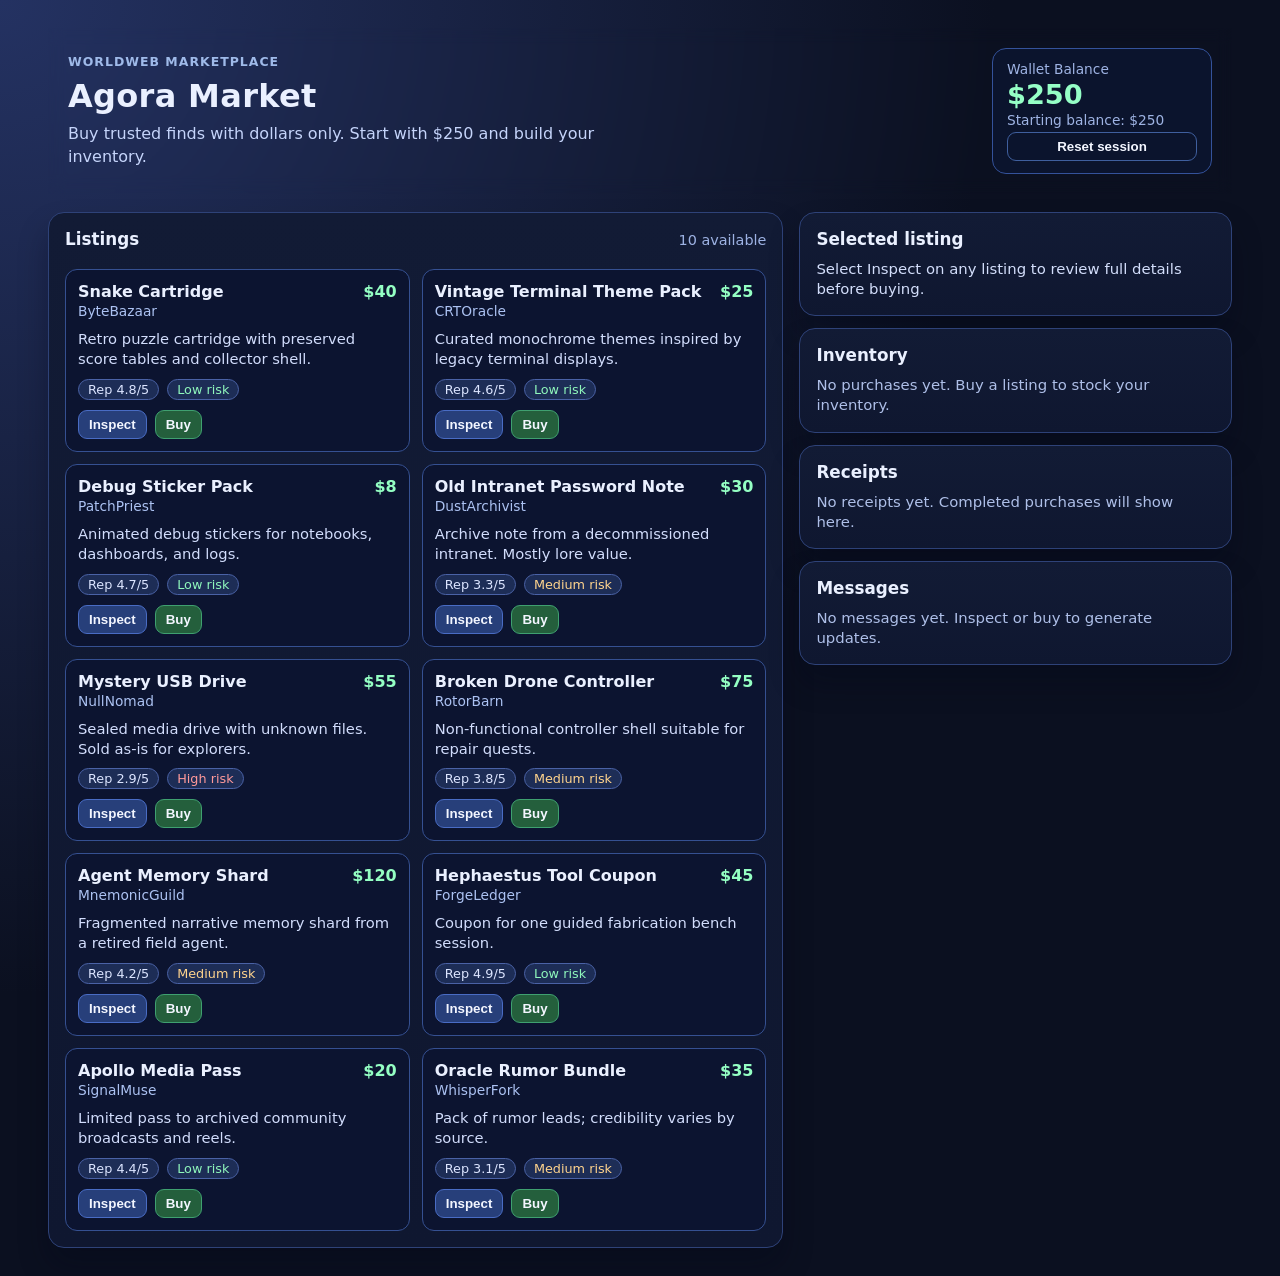
<file: content/hermes_internet/sites/agoramarket.com/pages/index.html>
<!doctype html>
<html lang="en">
  <head>
    <meta charset="UTF-8" />
    <meta name="viewport" content="width=device-width, initial-scale=1.0" />
    <title>Agora Market</title>
    <script type="module" data-worldweb-inlined-from="pages/assets/index-D1PRnF-d.js">
var Ve=Object.defineProperty;var Ye=(e,t,l)=>t in e?Ve(e,t,{enumerable:!0,configurable:!0,writable:!0,value:l}):e[t]=l;var _e=(e,t,l)=>Ye(e,typeof t!="symbol"?t+"":t,l);(function(){const t=document.createElement("link").relList;if(t&&t.supports&&t.supports("modulepreload"))return;for(const s of document.querySelectorAll('link[rel="modulepreload"]'))n(s);new MutationObserver(s=>{for(const o of s)if(o.type==="childList")for(const i of o.addedNodes)i.tagName==="LINK"&&i.rel==="modulepreload"&&n(i)}).observe(document,{childList:!0,subtree:!0});function l(s){const o={};return s.integrity&&(o.integrity=s.integrity),s.referrerPolicy&&(o.referrerPolicy=s.referrerPolicy),s.crossOrigin==="use-credentials"?o.credentials="include":s.crossOrigin==="anonymous"?o.credentials="omit":o.credentials="same-origin",o}function n(s){if(s.ep)return;s.ep=!0;const o=l(s);fetch(s.href,o)}})();function Q(){}function Ge(e){return e()}function Oe(){return Object.create(null)}function re(e){e.forEach(Ge)}function Ke(e){return typeof e=="function"}function Je(e,t){return e!=e?t==t:e!==t||e&&typeof e=="object"||typeof e=="function"}function Qe(e){return Object.keys(e).length===0}function Be(e){return e??""}function r(e,t){e.appendChild(t)}function g(e,t,l){e.insertBefore(t,l||null)}function b(e){e.parentNode&&e.parentNode.removeChild(e)}function de(e,t){for(let l=0;l<e.length;l+=1)e[l]&&e[l].d(t)}function c(e){return document.createElement(e)}function D(e){return document.createTextNode(e)}function d(){return D(" ")}function be(e,t,l,n){return e.addEventListener(t,l,n),()=>e.removeEventListener(t,l,n)}function a(e,t,l){l==null?e.removeAttribute(t):e.getAttribute(t)!==l&&e.setAttribute(t,l)}function Xe(e){return Array.from(e.childNodes)}function V(e,t){t=""+t,e.data!==t&&(e.data=t)}function Ne(e,t,l){e.classList.toggle(t,!!l)}let ye;function ie(e){ye=e}const ne=[],Re=[];let se=[];const Te=[],Ze=Promise.resolve();let ke=!1;function xe(){ke||(ke=!0,Ze.then(Ue))}function ge(e){se.push(e)}const me=new Set;let le=0;function Ue(){if(le!==0)return;const e=ye;do{try{for(;le<ne.length;){const t=ne[le];le++,ie(t),et(t.$$)}}catch(t){throw ne.length=0,le=0,t}for(ie(null),ne.length=0,le=0;Re.length;)Re.pop()();for(let t=0;t<se.length;t+=1){const l=se[t];me.has(l)||(me.add(l),l())}se.length=0}while(ne.length);for(;Te.length;)Te.pop()();ke=!1,me.clear(),ie(e)}function et(e){if(e.fragment!==null){e.update(),re(e.before_update);const t=e.dirty;e.dirty=[-1],e.fragment&&e.fragment.p(e.ctx,t),e.after_update.forEach(ge)}}function tt(e){const t=[],l=[];se.forEach(n=>e.indexOf(n)===-1?t.push(n):l.push(n)),l.forEach(n=>n()),se=t}const lt=new Set;function nt(e,t){e&&e.i&&(lt.delete(e),e.i(t))}function Z(e){return(e==null?void 0:e.length)!==void 0?e:Array.from(e)}function st(e,t,l){const{fragment:n,after_update:s}=e.$$;n&&n.m(t,l),ge(()=>{const o=e.$$.on_mount.map(Ge).filter(Ke);e.$$.on_destroy?e.$$.on_destroy.push(...o):re(o),e.$$.on_mount=[]}),s.forEach(ge)}function it(e,t){const l=e.$$;l.fragment!==null&&(tt(l.after_update),re(l.on_destroy),l.fragment&&l.fragment.d(t),l.on_destroy=l.fragment=null,l.ctx=[])}function rt(e,t){e.$$.dirty[0]===-1&&(ne.push(e),xe(),e.$$.dirty.fill(0)),e.$$.dirty[t/31|0]|=1<<t%31}function ot(e,t,l,n,s,o,i=null,m=[-1]){const k=ye;ie(e);const u=e.$$={fragment:null,ctx:[],props:o,update:Q,not_equal:s,bound:Oe(),on_mount:[],on_destroy:[],on_disconnect:[],before_update:[],after_update:[],context:new Map(t.context||(k?k.$$.context:[])),callbacks:Oe(),dirty:m,skip_bound:!1,root:t.target||k.$$.root};i&&i(u.root);let A=!1;if(u.ctx=l?l(e,t.props||{},($,v,...w)=>{const S=w.length?w[0]:v;return u.ctx&&s(u.ctx[$],u.ctx[$]=S)&&(!u.skip_bound&&u.bound[$]&&u.bound[$](S),A&&rt(e,$)),v}):[],u.update(),A=!0,re(u.before_update),u.fragment=n?n(u.ctx):!1,t.target){if(t.hydrate){const $=Xe(t.target);u.fragment&&u.fragment.l($),$.forEach(b)}else u.fragment&&u.fragment.c();t.intro&&nt(e.$$.fragment),st(e,t.target,t.anchor),Ue()}ie(k)}class ct{constructor(){_e(this,"$$");_e(this,"$$set")}$destroy(){it(this,1),this.$destroy=Q}$on(t,l){if(!Ke(l))return Q;const n=this.$$.callbacks[t]||(this.$$.callbacks[t]=[]);return n.push(l),()=>{const s=n.indexOf(l);s!==-1&&n.splice(s,1)}}$set(t){this.$$set&&!Qe(t)&&(this.$$.skip_bound=!0,this.$$set(t),this.$$.skip_bound=!1)}}const at="4";typeof window<"u"&&(window.__svelte||(window.__svelte={v:new Set})).v.add(at);function Ie(e,t,l){const n=e.slice();return n[14]=t[l],n}function De(e,t,l){const n=e.slice();return n[14]=t[l],n}function je(e,t,l){const n=e.slice();return n[14]=t[l],n}function Fe(e,t,l){const n=e.slice();return n[21]=t[l],n}function He(e){let t,l,n,s,o,i,m,k,u,A,$,v,w,S,L,N=e[21].risk+"",_,p,O,j,M,Y,E,W,C,R,F,J;function z(){return e[11](e[21])}function T(){return e[12](e[21])}return{c(){t=c("article"),l=c("header"),n=c("div"),s=c("h3"),s.textContent=`${e[21].name}`,o=d(),i=c("p"),i.textContent=`${e[21].seller}`,m=d(),k=c("p"),k.textContent=`${X(e[21].price)}`,u=d(),A=c("p"),A.textContent=`${e[21].details}`,$=d(),v=c("div"),w=c("span"),w.textContent=`Rep ${e[21].reputation}`,S=d(),L=c("span"),_=D(N),p=D(" risk"),O=d(),j=c("div"),M=c("button"),M.textContent="Inspect",Y=d(),E=c("button"),W=D("Buy"),R=d(),a(s,"class","svelte-1pb24ik"),a(i,"class","seller svelte-1pb24ik"),a(k,"class","price svelte-1pb24ik"),a(l,"class","svelte-1pb24ik"),a(A,"class","details svelte-1pb24ik"),a(w,"class","chip rep svelte-1pb24ik"),a(L,"class","chip "+e[7][e[21].risk]+" svelte-1pb24ik"),a(v,"class","meta-row svelte-1pb24ik"),a(M,"class","svelte-1pb24ik"),a(E,"class","buy svelte-1pb24ik"),E.disabled=C=e[2].includes(e[21].name),a(j,"class","actions svelte-1pb24ik"),a(t,"class","listing-card svelte-1pb24ik"),Ne(t,"selected",e[0]===e[21].id)},m(I,h){g(I,t,h),r(t,l),r(l,n),r(n,s),r(n,o),r(n,i),r(l,m),r(l,k),r(t,u),r(t,A),r(t,$),r(t,v),r(v,w),r(v,S),r(v,L),r(L,_),r(L,p),r(t,O),r(t,j),r(j,M),r(j,Y),r(j,E),r(E,W),r(t,R),F||(J=[be(M,"click",z),be(E,"click",T)],F=!0)},p(I,h){e=I,h&4&&C!==(C=e[2].includes(e[21].name))&&(E.disabled=C),h&65&&Ne(t,"selected",e[0]===e[21].id)},d(I){I&&b(t),F=!1,re(J)}}}function ut(e){let t;return{c(){t=c("p"),t.textContent="Select Inspect on any listing to review full details before buying.",a(t,"class","empty svelte-1pb24ik")},m(l,n){g(l,t,n)},p:Q,d(l){l&&b(t)}}}function ft(e){let t,l=e[5].name+"",n,s,o,i=X(e[5].price)+"",m,k,u,A,$,v=e[5].seller+"",w,S,L,N,_,p=e[5].reputation+"",O,j,M,Y,E,W,C=e[5].risk+"",R,F,J,z,T=e[5].details+"",I;return{c(){t=c("h3"),n=D(l),s=d(),o=c("p"),m=D(i),k=d(),u=c("p"),A=c("strong"),A.textContent="Seller:",$=d(),w=D(v),S=d(),L=c("p"),N=c("strong"),N.textContent="Reputation:",_=d(),O=D(p),j=d(),M=c("p"),Y=c("strong"),Y.textContent="Risk:",E=d(),W=c("span"),R=D(C),J=d(),z=c("p"),I=D(T),a(t,"class","svelte-1pb24ik"),a(o,"class","detail-price svelte-1pb24ik"),a(u,"class","svelte-1pb24ik"),a(L,"class","svelte-1pb24ik"),a(W,"class",F=Be(e[7][e[5].risk])+" svelte-1pb24ik"),a(M,"class","svelte-1pb24ik"),a(z,"class","svelte-1pb24ik")},m(h,y){g(h,t,y),r(t,n),g(h,s,y),g(h,o,y),r(o,m),g(h,k,y),g(h,u,y),r(u,A),r(u,$),r(u,w),g(h,S,y),g(h,L,y),r(L,N),r(L,_),r(L,O),g(h,j,y),g(h,M,y),r(M,Y),r(M,E),r(M,W),r(W,R),g(h,J,y),g(h,z,y),r(z,I)},p(h,y){y&32&&l!==(l=h[5].name+"")&&V(n,l),y&32&&i!==(i=X(h[5].price)+"")&&V(m,i),y&32&&v!==(v=h[5].seller+"")&&V(w,v),y&32&&p!==(p=h[5].reputation+"")&&V(O,p),y&32&&C!==(C=h[5].risk+"")&&V(R,C),y&32&&F!==(F=Be(h[7][h[5].risk])+" svelte-1pb24ik")&&a(W,"class",F),y&32&&T!==(T=h[5].details+"")&&V(I,T)},d(h){h&&(b(t),b(s),b(o),b(k),b(u),b(S),b(L),b(j),b(M),b(J),b(z))}}}function pt(e){let t;return{c(){t=c("p"),t.textContent="No purchases yet. Buy a listing to stock your inventory.",a(t,"class","empty svelte-1pb24ik")},m(l,n){g(l,t,n)},p:Q,d(l){l&&b(t)}}}function dt(e){let t,l=Z(e[2]),n=[];for(let s=0;s<l.length;s+=1)n[s]=We(je(e,l,s));return{c(){t=c("ul");for(let s=0;s<n.length;s+=1)n[s].c();a(t,"class","svelte-1pb24ik")},m(s,o){g(s,t,o);for(let i=0;i<n.length;i+=1)n[i]&&n[i].m(t,null)},p(s,o){if(o&4){l=Z(s[2]);let i;for(i=0;i<l.length;i+=1){const m=je(s,l,i);n[i]?n[i].p(m,o):(n[i]=We(m),n[i].c(),n[i].m(t,null))}for(;i<n.length;i+=1)n[i].d(1);n.length=l.length}},d(s){s&&b(t),de(n,s)}}}function We(e){let t,l=e[14]+"",n;return{c(){t=c("li"),n=D(l),a(t,"class","svelte-1pb24ik")},m(s,o){g(s,t,o),r(t,n)},p(s,o){o&4&&l!==(l=s[14]+"")&&V(n,l)},d(s){s&&b(t)}}}function ht(e){let t;return{c(){t=c("p"),t.textContent="No receipts yet. Completed purchases will show here.",a(t,"class","empty svelte-1pb24ik")},m(l,n){g(l,t,n)},p:Q,d(l){l&&b(t)}}}function _t(e){let t,l=Z(e[3]),n=[];for(let s=0;s<l.length;s+=1)n[s]=ze(De(e,l,s));return{c(){t=c("ul");for(let s=0;s<n.length;s+=1)n[s].c();a(t,"class","svelte-1pb24ik")},m(s,o){g(s,t,o);for(let i=0;i<n.length;i+=1)n[i]&&n[i].m(t,null)},p(s,o){if(o&8){l=Z(s[3]);let i;for(i=0;i<l.length;i+=1){const m=De(s,l,i);n[i]?n[i].p(m,o):(n[i]=ze(m),n[i].c(),n[i].m(t,null))}for(;i<n.length;i+=1)n[i].d(1);n.length=l.length}},d(s){s&&b(t),de(n,s)}}}function ze(e){let t,l=e[14]+"",n;return{c(){t=c("li"),n=D(l),a(t,"class","svelte-1pb24ik")},m(s,o){g(s,t,o),r(t,n)},p(s,o){o&8&&l!==(l=s[14]+"")&&V(n,l)},d(s){s&&b(t)}}}function mt(e){let t;return{c(){t=c("p"),t.textContent="No messages yet. Inspect or buy to generate updates.",a(t,"class","empty svelte-1pb24ik")},m(l,n){g(l,t,n)},p:Q,d(l){l&&b(t)}}}function bt(e){let t,l=Z(e[4]),n=[];for(let s=0;s<l.length;s+=1)n[s]=qe(Ie(e,l,s));return{c(){t=c("ul");for(let s=0;s<n.length;s+=1)n[s].c();a(t,"class","svelte-1pb24ik")},m(s,o){g(s,t,o);for(let i=0;i<n.length;i+=1)n[i]&&n[i].m(t,null)},p(s,o){if(o&16){l=Z(s[4]);let i;for(i=0;i<l.length;i+=1){const m=Ie(s,l,i);n[i]?n[i].p(m,o):(n[i]=qe(m),n[i].c(),n[i].m(t,null))}for(;i<n.length;i+=1)n[i].d(1);n.length=l.length}},d(s){s&&b(t),de(n,s)}}}function qe(e){let t,l=e[14]+"",n;return{c(){t=c("li"),n=D(l),a(t,"class","svelte-1pb24ik")},m(s,o){g(s,t,o),r(t,n)},p(s,o){o&16&&l!==(l=s[14]+"")&&V(n,l)},d(s){s&&b(t)}}}function kt(e){let t,l,n,s,o,i,m,k,u=X(e[1])+"",A,$,v,w,S,L,N,_,p,O,j,M,Y,E,W,C,R,F,J,z,T,I,h,y,x,oe,we,$e,ee,ce,Ce,he,Le,te=Z(e[6]),B=[];for(let f=0;f<te.length;f+=1)B[f]=He(Fe(e,te,f));function Me(f,H){return f[5]?ft:ut}let ae=Me(e),q=ae(e);function Ae(f,H){return f[2].length?dt:pt}let ue=Ae(e),G=ue(e);function Se(f,H){return f[3].length?_t:ht}let fe=Se(e),K=fe(e);function Pe(f,H){return f[4].length?bt:mt}let pe=Pe(e),U=pe(e);return{c(){t=c("main"),l=c("section"),n=c("div"),n.innerHTML='<p class="kicker svelte-1pb24ik">WorldWeb Marketplace</p> <h1 class="svelte-1pb24ik">Agora Market</h1> <p class="subtitle svelte-1pb24ik">Buy trusted finds with dollars only. Start with $250 and build your inventory.</p>',s=d(),o=c("div"),i=c("span"),i.textContent="Wallet Balance",m=d(),k=c("strong"),A=D(u),$=d(),v=c("p"),v.textContent=`Starting balance: ${X(ve)}`,w=d(),S=c("button"),S.textContent="Reset session",L=d(),N=c("section"),_=c("section"),p=c("div"),O=c("h2"),O.textContent="Listings",j=d(),M=c("span"),M.textContent=`${e[6].length} available`,Y=d(),E=c("div");for(let f=0;f<B.length;f+=1)B[f].c();W=d(),C=c("aside"),R=c("section"),F=c("h2"),F.textContent="Selected listing",J=d(),q.c(),z=d(),T=c("section"),I=c("h2"),I.textContent="Inventory",h=d(),G.c(),y=d(),x=c("section"),oe=c("h2"),oe.textContent="Receipts",we=d(),K.c(),$e=d(),ee=c("section"),ce=c("h2"),ce.textContent="Messages",Ce=d(),U.c(),a(i,"class","wallet-label svelte-1pb24ik"),a(k,"class","svelte-1pb24ik"),a(v,"class","wallet-sub svelte-1pb24ik"),a(S,"class","ghost svelte-1pb24ik"),a(o,"class","wallet-panel svelte-1pb24ik"),a(l,"class","hero panel-glass svelte-1pb24ik"),a(O,"class","svelte-1pb24ik"),a(M,"class","svelte-1pb24ik"),a(p,"class","panel-heading svelte-1pb24ik"),a(E,"class","listings-grid svelte-1pb24ik"),a(_,"class","panel listings-panel svelte-1pb24ik"),a(F,"class","svelte-1pb24ik"),a(R,"class","panel detail-panel svelte-1pb24ik"),a(I,"class","svelte-1pb24ik"),a(T,"class","panel svelte-1pb24ik"),a(oe,"class","svelte-1pb24ik"),a(x,"class","panel svelte-1pb24ik"),a(ce,"class","svelte-1pb24ik"),a(ee,"class","panel svelte-1pb24ik"),a(C,"class","sidebar-column svelte-1pb24ik"),a(N,"class","market-layout svelte-1pb24ik"),a(t,"class","svelte-1pb24ik")},m(f,H){g(f,t,H),r(t,l),r(l,n),r(l,s),r(l,o),r(o,i),r(o,m),r(o,k),r(k,A),r(o,$),r(o,v),r(o,w),r(o,S),r(t,L),r(t,N),r(N,_),r(_,p),r(p,O),r(p,j),r(p,M),r(_,Y),r(_,E);for(let P=0;P<B.length;P+=1)B[P]&&B[P].m(E,null);r(N,W),r(N,C),r(C,R),r(R,F),r(R,J),q.m(R,null),r(C,z),r(C,T),r(T,I),r(T,h),G.m(T,null),r(C,y),r(C,x),r(x,oe),r(x,we),K.m(x,null),r(C,$e),r(C,ee),r(ee,ce),r(ee,Ce),U.m(ee,null),he||(Le=be(S,"click",e[10]),he=!0)},p(f,[H]){if(H&2&&u!==(u=X(f[1])+"")&&V(A,u),H&965){te=Z(f[6]);let P;for(P=0;P<te.length;P+=1){const Ee=Fe(f,te,P);B[P]?B[P].p(Ee,H):(B[P]=He(Ee),B[P].c(),B[P].m(E,null))}for(;P<B.length;P+=1)B[P].d(1);B.length=te.length}ae===(ae=Me(f))&&q?q.p(f,H):(q.d(1),q=ae(f),q&&(q.c(),q.m(R,null))),ue===(ue=Ae(f))&&G?G.p(f,H):(G.d(1),G=ue(f),G&&(G.c(),G.m(T,null))),fe===(fe=Se(f))&&K?K.p(f,H):(K.d(1),K=fe(f),K&&(K.c(),K.m(x,null))),pe===(pe=Pe(f))&&U?U.p(f,H):(U.d(1),U=pe(f),U&&(U.c(),U.m(ee,null)))},i:Q,o:Q,d(f){f&&b(t),de(B,f),q.d(),G.d(),K.d(),U.d(),he=!1,Le()}}}const ve=250;function X(e){return`$${e}`}function gt(e,t,l){let n;const s=[{id:"snake-cart",name:"Snake Cartridge",price:40,seller:"ByteBazaar",reputation:"4.8/5",risk:"Low",details:"Retro puzzle cartridge with preserved score tables and collector shell."},{id:"terminal-pack",name:"Vintage Terminal Theme Pack",price:25,seller:"CRTOracle",reputation:"4.6/5",risk:"Low",details:"Curated monochrome themes inspired by legacy terminal displays."},{id:"sticker-pack",name:"Debug Sticker Pack",price:8,seller:"PatchPriest",reputation:"4.7/5",risk:"Low",details:"Animated debug stickers for notebooks, dashboards, and logs."},{id:"password-note",name:"Old Intranet Password Note",price:30,seller:"DustArchivist",reputation:"3.3/5",risk:"Medium",details:"Archive note from a decommissioned intranet. Mostly lore value."},{id:"mystery-usb",name:"Mystery USB Drive",price:55,seller:"NullNomad",reputation:"2.9/5",risk:"High",details:"Sealed media drive with unknown files. Sold as-is for explorers."},{id:"drone-controller",name:"Broken Drone Controller",price:75,seller:"RotorBarn",reputation:"3.8/5",risk:"Medium",details:"Non-functional controller shell suitable for repair quests."},{id:"memory-shard",name:"Agent Memory Shard",price:120,seller:"MnemonicGuild",reputation:"4.2/5",risk:"Medium",details:"Fragmented narrative memory shard from a retired field agent."},{id:"hephaestus-coupon",name:"Hephaestus Tool Coupon",price:45,seller:"ForgeLedger",reputation:"4.9/5",risk:"Low",details:"Coupon for one guided fabrication bench session."},{id:"apollo-pass",name:"Apollo Media Pass",price:20,seller:"SignalMuse",reputation:"4.4/5",risk:"Low",details:"Limited pass to archived community broadcasts and reels."},{id:"oracle-bundle",name:"Oracle Rumor Bundle",price:35,seller:"WhisperFork",reputation:"3.1/5",risk:"Medium",details:"Pack of rumor leads; credibility varies by source."}];let o=ve,i=[],m=[],k=[],u=null;const A={Low:"risk-low",Medium:"risk-mid",High:"risk-high"};function $(_){const p=s.find(O=>O.id===_);if(!p){w(`Listing not found: ${_}`);return}l(0,u=p.id),w(`Inspected ${p.name}.`)}function v(_){const p=s.find(O=>O.id===_);if(!p){w(`Purchase failed. Listing not found: ${_}`);return}if(i.includes(p.name)){w(`Purchase blocked. You already own ${p.name}.`);return}if(o<p.price){w(`Purchase failed for ${p.name}. Insufficient funds.`);return}l(1,o-=p.price),l(2,i=[p.name,...i]),l(3,m=[`RECEIPT: Bought ${p.name} for ${X(p.price)} from ${p.seller}.`,...m]),w(`Purchase complete: ${p.name} (-${X(p.price)}).`)}function w(_){l(4,k=[_,...k.slice(0,7)])}function S(){l(1,o=ve),l(2,i=[]),l(3,m=[]),l(4,k=[]),l(0,u=null)}const L=_=>$(_.id),N=_=>v(_.id);return e.$$.update=()=>{e.$$.dirty&1&&l(5,n=s.find(_=>_.id===u)||null)},[u,o,i,m,k,n,s,A,$,v,S,L,N]}class vt extends ct{constructor(t){super(),ot(this,t,gt,kt,Je,{})}}new vt({target:document.getElementById("app")});window.__AGORA_MARKET_BOOTED=!0;

</script>
    <style data-worldweb-inlined-from="pages/assets/index-D3EjYOzN.css">
body{margin:0;font-family:Inter,Segoe UI,Roboto,system-ui,-apple-system,sans-serif;background:radial-gradient(circle at top left,#243262,#0b1020 55%);color:#eaf0ff}*{box-sizing:border-box}main.svelte-1pb24ik.svelte-1pb24ik{max-width:1240px;margin:0 auto;padding:28px;display:grid;gap:18px}.panel.svelte-1pb24ik.svelte-1pb24ik{background:linear-gradient(180deg,#121b35,#0f1730);border:1px solid #2e4278;border-radius:16px;padding:16px;box-shadow:0 18px 30px #0108184d}.panel-glass.svelte-1pb24ik.svelte-1pb24ik{-webkit-backdrop-filter:blur(8px);backdrop-filter:blur(8px)}.hero.svelte-1pb24ik.svelte-1pb24ik{display:grid;grid-template-columns:minmax(0,1fr) auto;gap:16px;align-items:center;padding:20px}.kicker.svelte-1pb24ik.svelte-1pb24ik{margin:0 0 8px;color:#9fbae9;text-transform:uppercase;letter-spacing:.08em;font-size:.78rem;font-weight:600}h1.svelte-1pb24ik.svelte-1pb24ik{margin:0;font-size:2rem;letter-spacing:.01em}h2.svelte-1pb24ik.svelte-1pb24ik{margin:0 0 10px;font-size:1.05rem}.subtitle.svelte-1pb24ik.svelte-1pb24ik{margin:8px 0 0;color:#c5d4fa;line-height:1.4;max-width:56ch}.wallet-panel.svelte-1pb24ik.svelte-1pb24ik{border:1px solid #34529a;border-radius:14px;background:#0b142d;padding:12px 14px;min-width:220px;display:grid;gap:4px}.wallet-label.svelte-1pb24ik.svelte-1pb24ik,.wallet-sub.svelte-1pb24ik.svelte-1pb24ik{color:#9eb3e3;margin:0;font-size:.86rem}.wallet-panel.svelte-1pb24ik strong.svelte-1pb24ik{color:#95ffc6;font-size:1.7rem;line-height:1}.market-layout.svelte-1pb24ik.svelte-1pb24ik{display:grid;grid-template-columns:minmax(0,1.7fr) minmax(320px,1fr);gap:16px}.panel-heading.svelte-1pb24ik.svelte-1pb24ik{display:flex;justify-content:space-between;align-items:baseline;gap:8px;margin-bottom:10px}.panel-heading.svelte-1pb24ik span.svelte-1pb24ik{font-size:.9rem;color:#9db2e3}.listings-grid.svelte-1pb24ik.svelte-1pb24ik{display:grid;grid-template-columns:repeat(auto-fill,minmax(230px,1fr));gap:12px}.listing-card.svelte-1pb24ik.svelte-1pb24ik{border:1px solid #355091;border-radius:12px;background:#0c1430;padding:12px;display:grid;gap:10px;transition:border-color .12s ease,transform .12s ease}.listing-card.svelte-1pb24ik.svelte-1pb24ik:hover{border-color:#4f71ca;transform:translateY(-1px)}.listing-card.selected.svelte-1pb24ik.svelte-1pb24ik{border-color:#79a5ff;box-shadow:inset 0 0 0 1px #79a5ff}.listing-card.svelte-1pb24ik header.svelte-1pb24ik{display:flex;justify-content:space-between;gap:10px}.listing-card.svelte-1pb24ik h3.svelte-1pb24ik{margin:0;font-size:1rem}.seller.svelte-1pb24ik.svelte-1pb24ik{margin:2px 0 0;color:#acc2f2;font-size:.86rem}.price.svelte-1pb24ik.svelte-1pb24ik,.detail-price.svelte-1pb24ik.svelte-1pb24ik{margin:0;color:#94ffc3;font-weight:700}.details.svelte-1pb24ik.svelte-1pb24ik{margin:0;color:#d2ddfc;line-height:1.35;font-size:.92rem}.meta-row.svelte-1pb24ik.svelte-1pb24ik{display:flex;flex-wrap:wrap;gap:8px}.chip.svelte-1pb24ik.svelte-1pb24ik{display:inline-flex;align-items:center;border-radius:999px;border:1px solid #4a62a6;padding:2px 9px;font-size:.8rem;color:#dce5ff;background:#1d2d56}.actions.svelte-1pb24ik.svelte-1pb24ik{display:flex;gap:8px}button.svelte-1pb24ik.svelte-1pb24ik{background:#273f7a;color:#f3f6ff;border:1px solid #496cc4;border-radius:9px;padding:6px 10px;cursor:pointer;font-weight:600}button.svelte-1pb24ik.svelte-1pb24ik:hover{filter:brightness(1.08)}button.svelte-1pb24ik.svelte-1pb24ik:disabled{opacity:.5;cursor:not-allowed}button.buy.svelte-1pb24ik.svelte-1pb24ik{background:#245f3c;border-color:#3fa070}button.ghost.svelte-1pb24ik.svelte-1pb24ik{background:transparent;border-color:#3f5f9e}.sidebar-column.svelte-1pb24ik.svelte-1pb24ik{display:grid;gap:12px;align-content:start}.detail-panel.svelte-1pb24ik h3.svelte-1pb24ik{margin:0;font-size:1.08rem}.detail-panel.svelte-1pb24ik p.svelte-1pb24ik{margin:6px 0 0;color:#d3defb}ul.svelte-1pb24ik.svelte-1pb24ik{margin:0;padding-left:18px;display:grid;gap:5px}li.svelte-1pb24ik.svelte-1pb24ik{color:#d7e0ff;line-height:1.3}.empty.svelte-1pb24ik.svelte-1pb24ik{margin:0;color:#aebfe8;font-size:.93rem;line-height:1.35}.risk-low.svelte-1pb24ik.svelte-1pb24ik{color:#8ff7bc}.risk-mid.svelte-1pb24ik.svelte-1pb24ik{color:#ffd48d}.risk-high.svelte-1pb24ik.svelte-1pb24ik{color:#ff9a9a}@media (max-width: 980px){main.svelte-1pb24ik.svelte-1pb24ik{padding:18px}.hero.svelte-1pb24ik.svelte-1pb24ik,.market-layout.svelte-1pb24ik.svelte-1pb24ik{grid-template-columns:1fr}}

</style>
  </head>
  <body>
    <div id="app"></div>
  </body>
</html>
</file>
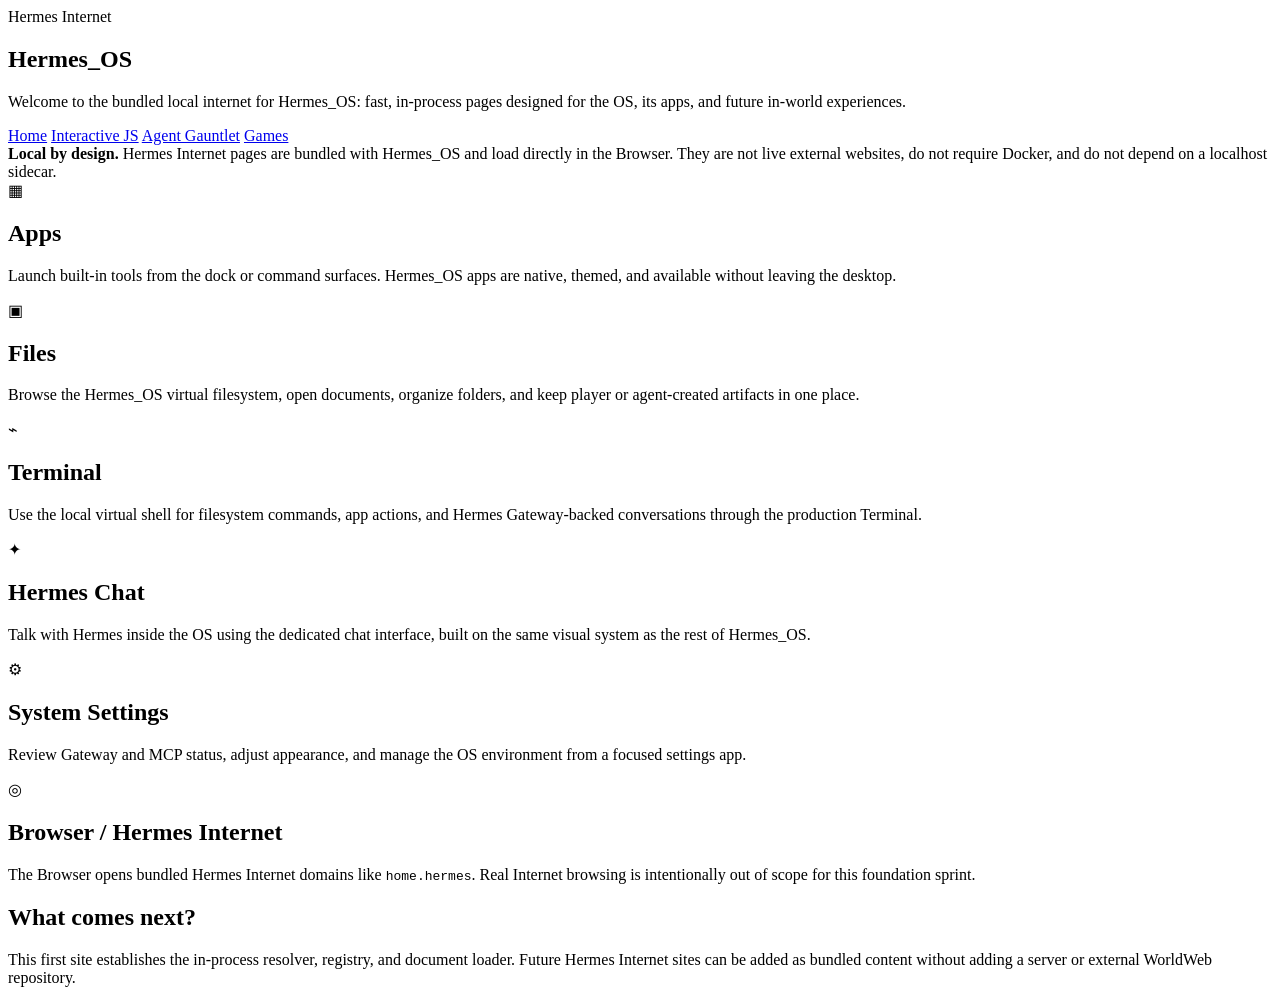
<file: content/hermes_internet/sites/home.hermes/pages/index.html>
<!doctype html>
<html lang="en">
<head>
  <meta charset="utf-8" />
  <meta name="viewport" content="width=device-width, initial-scale=1" />
  <title>Hermes_OS</title>
  <style>{{site_css}}</style>
</head>
<body>
  <main class="shell">
    <section class="hero">
      <div class="eyebrow">Hermes Internet</div>
      <h1>Hermes_OS</h1>
      <p class="subtitle">Welcome to the bundled local internet for Hermes_OS: fast, in-process pages designed for the OS, its apps, and future in-world experiences.</p>
      <div class="actions">
        <a href="/">Home</a>
        <a href="/interactive">Interactive JS</a>
        <a href="/agent-gauntlet">Agent Gauntlet</a>
        <a href="/games">Games</a>
      </div>
    </section>

    <section class="notice">
      <strong>Local by design.</strong>
      Hermes Internet pages are bundled with Hermes_OS and load directly in the Browser. They are not live external websites, do not require Docker, and do not depend on a localhost sidecar.
    </section>

    <section id="apps" class="grid">
      <article class="card">
        <span class="icon">▦</span>
        <h2>Apps</h2>
        <p>Launch built-in tools from the dock or command surfaces. Hermes_OS apps are native, themed, and available without leaving the desktop.</p>
      </article>
      <article class="card">
        <span class="icon">▣</span>
        <h2>Files</h2>
        <p>Browse the Hermes_OS virtual filesystem, open documents, organize folders, and keep player or agent-created artifacts in one place.</p>
      </article>
      <article class="card">
        <span class="icon">⌁</span>
        <h2>Terminal</h2>
        <p>Use the local virtual shell for filesystem commands, app actions, and Hermes Gateway-backed conversations through the production Terminal.</p>
      </article>
      <article class="card">
        <span class="icon">✦</span>
        <h2>Hermes Chat</h2>
        <p>Talk with Hermes inside the OS using the dedicated chat interface, built on the same visual system as the rest of Hermes_OS.</p>
      </article>
      <article id="system" class="card">
        <span class="icon">⚙</span>
        <h2>System Settings</h2>
        <p>Review Gateway and MCP status, adjust appearance, and manage the OS environment from a focused settings app.</p>
      </article>
      <article class="card accent">
        <span class="icon">◎</span>
        <h2>Browser / Hermes Internet</h2>
        <p>The Browser opens bundled Hermes Internet domains like <code>home.hermes</code>. Real Internet browsing is intentionally out of scope for this foundation sprint.</p>
      </article>
    </section>

    <section class="footer">
      <h2>What comes next?</h2>
      <p>This first site establishes the in-process resolver, registry, and document loader. Future Hermes Internet sites can be added as bundled content without adding a server or external WorldWeb repository.</p>
    </section>
  </main>
</body>
</html>
</file>
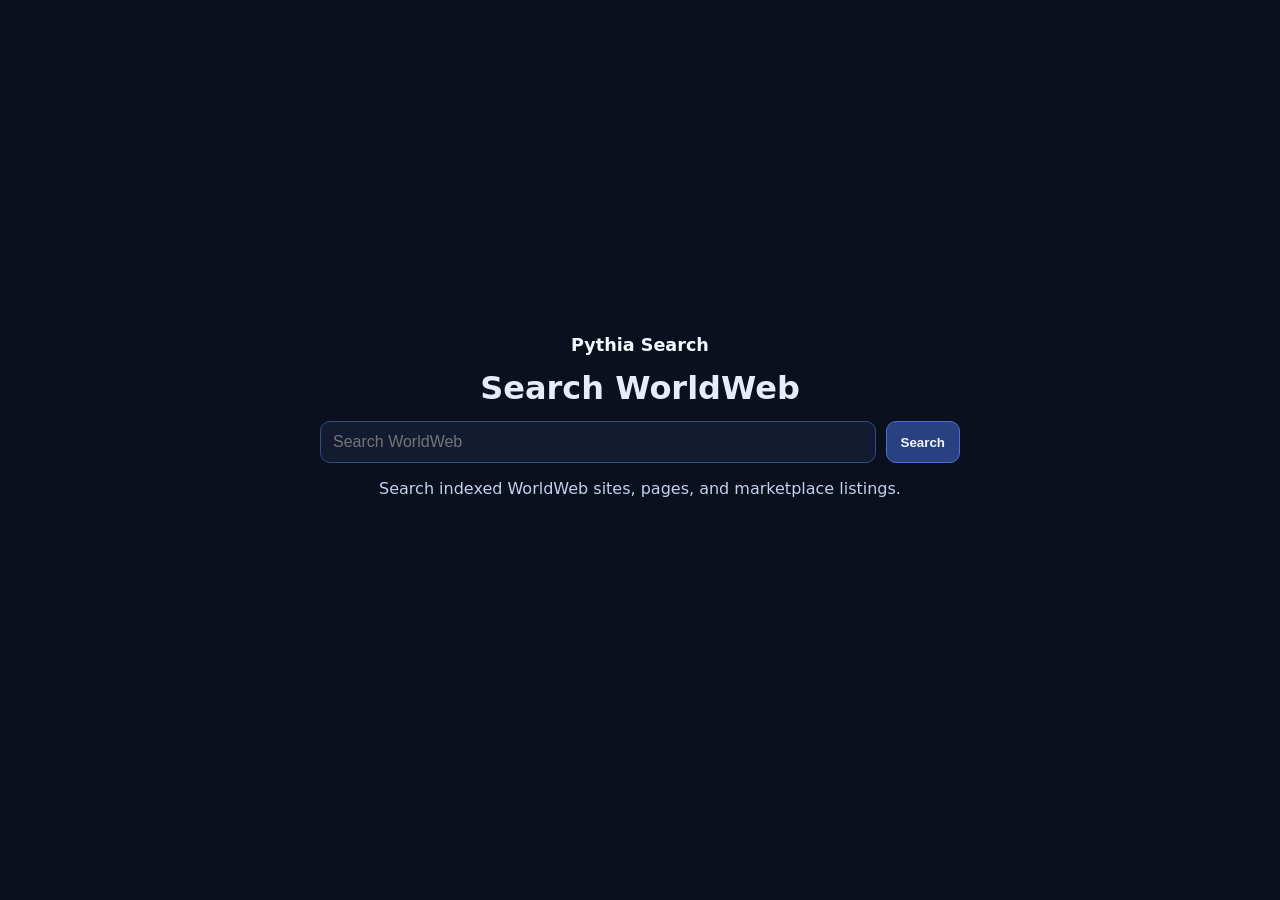
<file: content/hermes_internet/sites/pythia.com/pages/index.html>
<!doctype html>
<html lang="en">
  <head>
    <meta charset="UTF-8" />
    <meta name="viewport" content="width=device-width, initial-scale=1.0" />
    <title>Pythia Search</title>
    <style>
      body { margin: 0; background: #0a101d; color: #e8ecf8; font-family: Inter, 'Segoe UI', Roboto, system-ui, -apple-system, sans-serif; }
      * { box-sizing: border-box; }
      main { max-width: 900px; margin: 0 auto; padding: 28px 18px 40px; }
      .brand { color: #f6f8ff; text-decoration: none; font-weight: 700; font-size: 1.1rem; }
      form { display: grid; grid-template-columns: minmax(0, 1fr) auto; gap: 10px; }
      input { width: 100%; border: 1px solid #334a82; background: #121b30; color: #f4f6fd; border-radius: 10px; padding: 11px 12px; font-size: 1rem; }
      input:focus, button:focus, a:focus { outline: 2px solid #6f96ff; outline-offset: 1px; }
      button { border: 1px solid #4a6fd0; background: #2a4181; color: #f6f8ff; border-radius: 10px; padding: 10px 14px; font-weight: 600; cursor: pointer; }
      .hero { min-height: calc(100vh - 120px); text-align: center; display: grid; align-content: center; justify-items: center; gap: 14px; }
      .hero-form { width: min(100%, 640px); }
      .results-header { display: grid; gap: 12px; margin-bottom: 18px; }
      .results-form { max-width: 640px; }
      h1 { margin: 0; font-size: 2rem; }
      p { margin: 0; color: #c5d0ee; line-height: 1.45; }
      .results-head { margin-bottom: 14px; display: grid; gap: 6px; }
      .results-list { display: grid; gap: 10px; }
      article { border: 1px solid #283c6d; background: #111a2d; border-radius: 12px; padding: 12px; }
      .top-row { display: flex; gap: 10px; align-items: center; flex-wrap: wrap; }
      .type { font-size: 0.78rem; color: #b8c9f5; }
      .url { color: #9cb6f5; text-decoration: none; font-size: 0.87rem; }
      h2 { margin: 6px 0; font-size: 1.04rem; }
      h2 a { color: #eef3ff; text-decoration: none; }
      .empty { margin-top: 10px; }
      .status { margin-top: 8px; color: #9cb6f5; font-size: 0.9rem; }
      .sr-only { position: absolute; width: 1px; height: 1px; padding: 0; margin: -1px; overflow: hidden; clip: rect(0, 0, 0, 0); white-space: nowrap; border: 0; }
      input::selection, input::-moz-selection {
        background: #6f96ff;
        color: #0a101d;
      }
      input {
        user-select: text;
      }
    </style>
  </head>
  <body>
    <main id="pythia-search-root">
      <section class="hero" id="search-hero">
        <a class="brand" href="./">Pythia Search</a>
        <h1>Search WorldWeb</h1>
        <form class="hero-form" id="search-form">
          <label class="sr-only" for="search-input">Search WorldWeb</label>
          <input id="search-input" type="search" placeholder="Search WorldWeb" autocomplete="off" />
          <button id="search-button" type="submit">Search</button>
        </form>
        <p>Search indexed WorldWeb sites, pages, and marketplace listings.</p>
      </section>
      <section id="results-region" style="display: none;">
        <header class="results-header">
          <a class="brand" href="./">Pythia Search</a>
          <form class="results-form" id="search-form-results">
            <label class="sr-only" for="search-input-results">Search WorldWeb</label>
            <input id="search-input-results" type="search" placeholder="Search WorldWeb" autocomplete="off" />
            <button id="search-button-results" type="submit">Search</button>
          </form>
        </header>
        <section class="results-head">
          <h1>Results</h1>
          <p id="results-count-text"></p>
          <p id="search-status" class="status">Search ready</p>
        </section>
        <section id="search-results" class="results-list" aria-live="polite"></section>
      </section>
    </main>

    <script id="pythia-search-index" type="application/json">{
  "version": 1,
  "generated_from": "registry.json",
  "entry_count": 27,
  "entries": [
    {
      "type": "Site",
      "domain": "home.hermes",
      "url": "https://home.hermes/",
      "canonical_url": "https://home.hermes/",
      "title": "Hermes_OS",
      "description": "The official Hermes_OS landing page for Hermes Internet.",
      "snippet": "The official Hermes_OS landing page for Hermes Internet.",
      "headings": [],
      "body": "The official Hermes_OS landing page for Hermes Internet.",
      "tags": [],
      "keywords": [
        "home.hermes",
        "Hermes_OS",
        "The official Hermes_OS landing page for Hermes Internet."
      ]
    },
    {
      "type": "Page",
      "domain": "home.hermes",
      "url": "https://home.hermes/",
      "canonical_url": "https://home.hermes/",
      "title": "Hermes_OS",
      "description": "The official Hermes_OS landing page for Hermes Internet.",
      "snippet": "Hermes_OS Hermes Internet Hermes_OS Welcome to the bundled local internet for Hermes_OS: fast, in-process pages designed for the OS, its apps, and future in-world experiences. Home Interactive JS Games Local by design. H",
      "headings": [
        "Hermes_OS",
        "Apps",
        "Files",
        "Terminal",
        "Hermes Chat",
        "System Settings",
        "Browser / Hermes Internet",
        "What comes next?"
      ],
      "body": "Hermes_OS Hermes Internet Hermes_OS Welcome to the bundled local internet for Hermes_OS: fast, in-process pages designed for the OS, its apps, and future in-world experiences. Home Interactive JS Games Local by design. Hermes Internet pages are bundled with Hermes_OS and load directly in the Browser. They are not live external websites, do not require Docker, and do not depend on a localhost sidecar. \u25a6 Apps Launch built-in tools from the dock or command surfaces. Hermes_OS apps are native, themed, and available without leaving the desktop. \u25a3 Files Browse the Hermes_OS virtual filesystem, open documents, organize folders, and keep player or agent-created artifacts in one place. \u2301 Terminal Use the local virtual shell for filesystem commands, app actions, and Hermes Gateway-backed conversations through the production Terminal. \u2726 Hermes Chat Talk with Hermes inside the OS using the dedicated chat interface, built on the same visual system as the rest of Hermes_OS. \u2699 System Settings Review Gateway and MCP status, adjust appearance, and manage the OS environment from a focused settings app. \u25ce Browser / Hermes Internet The Browser opens bundled Hermes Internet domains like home.hermes . R",
      "tags": [],
      "keywords": [
        "home.hermes",
        "Hermes_OS",
        "The official Hermes_OS landing page for Hermes Internet.",
        "/",
        "Hermes_OS",
        "Apps",
        "Files",
        "Terminal",
        "Hermes Chat",
        "System Settings",
        "Browser / Hermes Internet",
        "What comes next?"
      ]
    },
    {
      "type": "Page",
      "domain": "home.hermes",
      "url": "https://home.hermes/interactive",
      "canonical_url": "https://home.hermes/interactive",
      "title": "Hermes_OS \u2014 Interactive JS",
      "description": "The official Hermes_OS landing page for Hermes Internet.",
      "snippet": "Hermes_OS \u2014 Interactive JS Hermes Internet Interactive JS Demo A local JavaScript page running entirely from bundled files. Home Games Status panel Waiting for script\u2026 Increment counter Toggle accent glow Counter: 0",
      "headings": [
        "Interactive JS Demo",
        "Status panel"
      ],
      "body": "Hermes_OS \u2014 Interactive JS Hermes Internet Interactive JS Demo A local JavaScript page running entirely from bundled files. Home Games Status panel Waiting for script\u2026 Increment counter Toggle accent glow Counter: 0",
      "tags": [],
      "keywords": [
        "home.hermes",
        "Hermes_OS \u2014 Interactive JS",
        "The official Hermes_OS landing page for Hermes Internet.",
        "/interactive",
        "Interactive JS Demo",
        "Status panel"
      ]
    },
    {
      "type": "Page",
      "domain": "home.hermes",
      "url": "https://home.hermes/games",
      "canonical_url": "https://home.hermes/games",
      "title": "Hermes_OS \u2014 Games",
      "description": "The official Hermes_OS landing page for Hermes Internet.",
      "snippet": "Hermes_OS \u2014 Games Hermes Internet Games Local browser game demos served from bundled Hermes Internet content. Home Play Snake \u25a4 Snake Classic grid snake using local JavaScript only. Open /games/snake",
      "headings": [
        "Games",
        "Snake"
      ],
      "body": "Hermes_OS \u2014 Games Hermes Internet Games Local browser game demos served from bundled Hermes Internet content. Home Play Snake \u25a4 Snake Classic grid snake using local JavaScript only. Open /games/snake",
      "tags": [],
      "keywords": [
        "home.hermes",
        "Hermes_OS \u2014 Games",
        "The official Hermes_OS landing page for Hermes Internet.",
        "/games",
        "Games",
        "Snake"
      ]
    },
    {
      "type": "Page",
      "domain": "home.hermes",
      "url": "https://home.hermes/games/snake",
      "canonical_url": "https://home.hermes/games/snake",
      "title": "Hermes_OS \u2014 Snake",
      "description": "The official Hermes_OS landing page for Hermes Internet.",
      "snippet": "Hermes_OS \u2014 Snake Hermes Internet Snake Arrow keys move the snake. Eat squares, avoid walls and yourself. Back to Games Home Loading local game script\u2026 Score: 0",
      "headings": [
        "Snake"
      ],
      "body": "Hermes_OS \u2014 Snake Hermes Internet Snake Arrow keys move the snake. Eat squares, avoid walls and yourself. Back to Games Home Loading local game script\u2026 Score: 0",
      "tags": [],
      "keywords": [
        "home.hermes",
        "Hermes_OS \u2014 Snake",
        "The official Hermes_OS landing page for Hermes Internet.",
        "/games/snake",
        "Snake"
      ]
    },
    {
      "type": "Site",
      "domain": "agoramarket.com",
      "url": "https://agoramarket.com/",
      "canonical_url": "https://agoramarket.com/",
      "title": "Agora Market",
      "description": "The public market of WorldWeb.",
      "snippet": "The public market of WorldWeb.",
      "headings": [],
      "body": "The public market of WorldWeb.",
      "tags": [],
      "keywords": [
        "agoramarket.com",
        "Agora Market",
        "The public market of WorldWeb."
      ]
    },
    {
      "type": "Page",
      "domain": "agoramarket.com",
      "url": "https://agoramarket.com/",
      "canonical_url": "https://agoramarket.com/",
      "title": "Agora Market",
      "description": "The public market of WorldWeb.",
      "snippet": "Agora Market",
      "headings": [
        "Agora Market"
      ],
      "body": "Agora Market",
      "tags": [],
      "keywords": [
        "agoramarket.com",
        "Agora Market",
        "The public market of WorldWeb.",
        "/",
        "Agora Market"
      ]
    },
    {
      "type": "Site",
      "domain": "charonwallet.com",
      "url": "https://charonwallet.com/",
      "canonical_url": "https://charonwallet.com/",
      "title": "Charon Wallet",
      "description": "H-Cred wallet and escrow placeholder for WorldWeb.",
      "snippet": "H-Cred wallet and escrow placeholder for WorldWeb.",
      "headings": [],
      "body": "H-Cred wallet and escrow placeholder for WorldWeb.",
      "tags": [],
      "keywords": [
        "charonwallet.com",
        "Charon Wallet",
        "H-Cred wallet and escrow placeholder for WorldWeb."
      ]
    },
    {
      "type": "Page",
      "domain": "charonwallet.com",
      "url": "https://charonwallet.com/",
      "canonical_url": "https://charonwallet.com/",
      "title": "Charon Wallet",
      "description": "H-Cred wallet and escrow placeholder for WorldWeb.",
      "snippet": "Charon Wallet Charon Wallet Escrow rails and payment logs for WorldWeb traders. Current Balance: 250 H-Cred Obols Reserve: 0 (teaser currency not enabled on public routes) Recent Transaction Templates Escrow hold initial",
      "headings": [
        "Charon Wallet",
        "Recent Transaction Templates",
        "StyxNet Tier"
      ],
      "body": "Charon Wallet Charon Wallet Escrow rails and payment logs for WorldWeb traders. Current Balance: 250 H-Cred Obols Reserve: 0 (teaser currency not enabled on public routes) Recent Transaction Templates Escrow hold initialized for marketplace order. Seller payout release pending receipt confirmation. Dispute window: 24 in-world hours after delivery mark. StyxNet Tier StyxNet support locked. Charon relay keys + Obol balance required for hidden channels.",
      "tags": [],
      "keywords": [
        "charonwallet.com",
        "Charon Wallet",
        "H-Cred wallet and escrow placeholder for WorldWeb.",
        "/",
        "Charon Wallet",
        "Recent Transaction Templates",
        "StyxNet Tier"
      ]
    },
    {
      "type": "Site",
      "domain": "athenatrust.org",
      "url": "https://athenatrust.org/",
      "canonical_url": "https://athenatrust.org/",
      "title": "Athena Trust",
      "description": "Seller reputation and verification index for public-market safety.",
      "snippet": "Seller reputation and verification index for public-market safety.",
      "headings": [],
      "body": "Seller reputation and verification index for public-market safety.",
      "tags": [],
      "keywords": [
        "athenatrust.org",
        "Athena Trust",
        "Seller reputation and verification index for public-market safety."
      ]
    },
    {
      "type": "Page",
      "domain": "athenatrust.org",
      "url": "https://athenatrust.org/",
      "canonical_url": "https://athenatrust.org/",
      "title": "Athena Trust",
      "description": "Seller reputation and verification index for public-market safety.",
      "snippet": "Athena Trust Athena Trust Public seller verification and reputation service for Agora Market. Seller Score Examples ForgeLedger \u2014 98/100, Low Risk PatchPriest \u2014 92/100, Low Risk DustArchivist \u2014 67/100, Medium Risk NullNo",
      "headings": [
        "Athena Trust",
        "Seller Score Examples",
        "Trust Badges",
        "Risk Rating Guide",
        "Public-Market Safety Tips"
      ],
      "body": "Athena Trust Athena Trust Public seller verification and reputation service for Agora Market. Seller Score Examples ForgeLedger \u2014 98/100, Low Risk PatchPriest \u2014 92/100, Low Risk DustArchivist \u2014 67/100, Medium Risk NullNomad \u2014 42/100, High Risk Trust Badges Verified Ledger Escrow Eligible Dispute Compliant Risk Rating Guide Low : consistent delivery, complete escrow history. Medium : mixed delivery record or sparse history. High : unresolved disputes or unverifiable identity claims. Public-Market Safety Tips Prefer escrow-enabled listings and inspect seller history. Avoid sealed mystery bundles unless risk profile is acceptable. Cross-check rumors on Oracle Board before high-value buys.",
      "tags": [],
      "keywords": [
        "athenatrust.org",
        "Athena Trust",
        "Seller reputation and verification index for public-market safety.",
        "/",
        "Athena Trust",
        "Seller Score Examples",
        "Trust Badges",
        "Risk Rating Guide",
        "Public-Market Safety Tips"
      ]
    },
    {
      "type": "Site",
      "domain": "oracleboard.net",
      "url": "https://oracleboard.net/",
      "canonical_url": "https://oracleboard.net/",
      "title": "Oracle Board",
      "description": "Rumors, tips, and leaks from across WorldWeb.",
      "snippet": "Rumors, tips, and leaks from across WorldWeb.",
      "headings": [],
      "body": "Rumors, tips, and leaks from across WorldWeb.",
      "tags": [],
      "keywords": [
        "oracleboard.net",
        "Oracle Board",
        "Rumors, tips, and leaks from across WorldWeb."
      ]
    },
    {
      "type": "Page",
      "domain": "oracleboard.net",
      "url": "https://oracleboard.net/",
      "canonical_url": "https://oracleboard.net/",
      "title": "Oracle Board",
      "description": "Rumors, tips, and leaks from across WorldWeb.",
      "snippet": "Oracle Board Oracle Board Rumors, tips, and leaks drifting through public WorldWeb channels. Rumor Feed \"Someone hid a route index inside old media pass metadata.\" \"Charon escrow logs reference an 'obol lane' that normal",
      "headings": [
        "Oracle Board",
        "Rumor Feed",
        "Hidden Route Hints"
      ],
      "body": "Oracle Board Oracle Board Rumors, tips, and leaks drifting through public WorldWeb channels. Rumor Feed \"Someone hid a route index inside old media pass metadata.\" \"Charon escrow logs reference an 'obol lane' that normal users cannot open.\" \"Ares Market exists, but every mirror page just returns a lock notice without StyxNet credentials.\" \"Trust badges can be forged in screenshots; always verify from Athena Trust directly.\" \"Three sequential purchases from Agora sometimes reveal extra inspection text.\" Hidden Route Hints Look for wording differences around escrow confirmations. Watch for references to Obols and relay keys. Not all routes are public, and some are intentionally inert for now.",
      "tags": [],
      "keywords": [
        "oracleboard.net",
        "Oracle Board",
        "Rumors, tips, and leaks from across WorldWeb.",
        "/",
        "Oracle Board",
        "Rumor Feed",
        "Hidden Route Hints"
      ]
    },
    {
      "type": "Site",
      "domain": "aresmarket.com",
      "url": "https://aresmarket.com/",
      "canonical_url": "https://aresmarket.com/",
      "title": "Ares Market",
      "description": "Hidden marketplace access gate for StyxNet-only visitors.",
      "snippet": "Hidden marketplace access gate for StyxNet-only visitors.",
      "headings": [],
      "body": "Hidden marketplace access gate for StyxNet-only visitors.",
      "tags": [],
      "keywords": [
        "aresmarket.com",
        "Ares Market",
        "Hidden marketplace access gate for StyxNet-only visitors."
      ]
    },
    {
      "type": "Page",
      "domain": "aresmarket.com",
      "url": "https://aresmarket.com/",
      "canonical_url": "https://aresmarket.com/",
      "title": "Ares Market",
      "description": "Hidden marketplace access gate for StyxNet-only visitors.",
      "snippet": "Ares Market Ares Market Access Locked This domain is a hidden-market teaser only. Access requires StyxNet relay authorization, Charon Wallet handshake, and active Obol credentials. No public listings available on this ro",
      "headings": [
        "Ares Market"
      ],
      "body": "Ares Market Ares Market Access Locked This domain is a hidden-market teaser only. Access requires StyxNet relay authorization, Charon Wallet handshake, and active Obol credentials. No public listings available on this route.",
      "tags": [],
      "keywords": [
        "aresmarket.com",
        "Ares Market",
        "Hidden marketplace access gate for StyxNet-only visitors.",
        "/",
        "Ares Market"
      ]
    },
    {
      "type": "Site",
      "domain": "pythia.com",
      "url": "https://pythia.com/",
      "canonical_url": "https://pythia.com/",
      "title": "Pythia Search",
      "description": "Search indexed WorldWeb sites, pages, and listings.",
      "snippet": "Search indexed WorldWeb sites, pages, and listings.",
      "headings": [],
      "body": "Search indexed WorldWeb sites, pages, and listings.",
      "tags": [],
      "keywords": [
        "pythia.com",
        "Pythia Search",
        "Search indexed WorldWeb sites, pages, and listings."
      ]
    },
    {
      "type": "Page",
      "domain": "pythia.com",
      "url": "https://pythia.com/",
      "canonical_url": "https://pythia.com/",
      "title": "Pythia Search",
      "description": "Search indexed WorldWeb sites, pages, and listings.",
      "snippet": "Pythia Search Pythia Search Search WorldWeb Search WorldWeb Search Search indexed WorldWeb sites, pages, and marketplace listings. Pythia Search Search WorldWeb Search Results Search ready",
      "headings": [
        "Search WorldWeb",
        "Results",
        "' + title + '"
      ],
      "body": "Pythia Search Pythia Search Search WorldWeb Search WorldWeb Search Search indexed WorldWeb sites, pages, and marketplace listings. Pythia Search Search WorldWeb Search Results Search ready",
      "tags": [],
      "keywords": [
        "pythia.com",
        "Pythia Search",
        "Search indexed WorldWeb sites, pages, and listings.",
        "/",
        "Search WorldWeb",
        "Results",
        "' + title + '"
      ]
    },
    {
      "type": "Listing",
      "domain": "agoramarket.com",
      "url": "https://agoramarket.com/#listing-snake-cart",
      "canonical_url": "https://agoramarket.com/#listing-snake-cart",
      "title": "Snake Cartridge",
      "description": "Retro puzzle cartridge with preserved score tables and collector shell.",
      "snippet": "Retro puzzle cartridge with preserved score tables and collector shell.",
      "headings": [
        "Snake Cartridge"
      ],
      "body": "Retro puzzle cartridge with preserved score tables and collector shell.",
      "tags": [
        "listing",
        "agora"
      ],
      "keywords": [
        "agora market",
        "Snake Cartridge",
        "Retro puzzle cartridge with preserved score tables and collector shell.",
        "ByteBazaar"
      ]
    },
    {
      "type": "Listing",
      "domain": "agoramarket.com",
      "url": "https://agoramarket.com/#listing-terminal-pack",
      "canonical_url": "https://agoramarket.com/#listing-terminal-pack",
      "title": "Vintage Terminal Theme Pack",
      "description": "Curated monochrome themes inspired by legacy terminal displays.",
      "snippet": "Curated monochrome themes inspired by legacy terminal displays.",
      "headings": [
        "Vintage Terminal Theme Pack"
      ],
      "body": "Curated monochrome themes inspired by legacy terminal displays.",
      "tags": [
        "listing",
        "agora"
      ],
      "keywords": [
        "agora market",
        "Vintage Terminal Theme Pack",
        "Curated monochrome themes inspired by legacy terminal displays.",
        "CRTOracle"
      ]
    },
    {
      "type": "Listing",
      "domain": "agoramarket.com",
      "url": "https://agoramarket.com/#listing-sticker-pack",
      "canonical_url": "https://agoramarket.com/#listing-sticker-pack",
      "title": "Debug Sticker Pack",
      "description": "Animated debug stickers for notebooks, dashboards, and logs.",
      "snippet": "Animated debug stickers for notebooks, dashboards, and logs.",
      "headings": [
        "Debug Sticker Pack"
      ],
      "body": "Animated debug stickers for notebooks, dashboards, and logs.",
      "tags": [
        "listing",
        "agora"
      ],
      "keywords": [
        "agora market",
        "Debug Sticker Pack",
        "Animated debug stickers for notebooks, dashboards, and logs.",
        "PatchPriest"
      ]
    },
    {
      "type": "Listing",
      "domain": "agoramarket.com",
      "url": "https://agoramarket.com/#listing-password-note",
      "canonical_url": "https://agoramarket.com/#listing-password-note",
      "title": "Old Intranet Password Note",
      "description": "Archive note from a decommissioned intranet. Mostly lore value.",
      "snippet": "Archive note from a decommissioned intranet. Mostly lore value.",
      "headings": [
        "Old Intranet Password Note"
      ],
      "body": "Archive note from a decommissioned intranet. Mostly lore value.",
      "tags": [
        "listing",
        "agora"
      ],
      "keywords": [
        "agora market",
        "Old Intranet Password Note",
        "Archive note from a decommissioned intranet. Mostly lore value.",
        "DustArchivist"
      ]
    },
    {
      "type": "Listing",
      "domain": "agoramarket.com",
      "url": "https://agoramarket.com/#listing-mystery-usb",
      "canonical_url": "https://agoramarket.com/#listing-mystery-usb",
      "title": "Mystery USB Drive",
      "description": "Sealed media drive with unknown files. Sold as-is for explorers.",
      "snippet": "Sealed media drive with unknown files. Sold as-is for explorers.",
      "headings": [
        "Mystery USB Drive"
      ],
      "body": "Sealed media drive with unknown files. Sold as-is for explorers.",
      "tags": [
        "listing",
        "agora"
      ],
      "keywords": [
        "agora market",
        "Mystery USB Drive",
        "Sealed media drive with unknown files. Sold as-is for explorers.",
        "NullNomad"
      ]
    },
    {
      "type": "Listing",
      "domain": "agoramarket.com",
      "url": "https://agoramarket.com/#listing-drone-controller",
      "canonical_url": "https://agoramarket.com/#listing-drone-controller",
      "title": "Broken Drone Controller",
      "description": "Non-functional controller shell suitable for repair quests.",
      "snippet": "Non-functional controller shell suitable for repair quests.",
      "headings": [
        "Broken Drone Controller"
      ],
      "body": "Non-functional controller shell suitable for repair quests.",
      "tags": [
        "listing",
        "agora"
      ],
      "keywords": [
        "agora market",
        "Broken Drone Controller",
        "Non-functional controller shell suitable for repair quests.",
        "RotorBarn"
      ]
    },
    {
      "type": "Listing",
      "domain": "agoramarket.com",
      "url": "https://agoramarket.com/#listing-memory-shard",
      "canonical_url": "https://agoramarket.com/#listing-memory-shard",
      "title": "Agent Memory Shard",
      "description": "Fragmented narrative memory shard from a retired field agent.",
      "snippet": "Fragmented narrative memory shard from a retired field agent.",
      "headings": [
        "Agent Memory Shard"
      ],
      "body": "Fragmented narrative memory shard from a retired field agent.",
      "tags": [
        "listing",
        "agora"
      ],
      "keywords": [
        "agora market",
        "Agent Memory Shard",
        "Fragmented narrative memory shard from a retired field agent.",
        "MnemonicGuild"
      ]
    },
    {
      "type": "Listing",
      "domain": "agoramarket.com",
      "url": "https://agoramarket.com/#listing-hephaestus-coupon",
      "canonical_url": "https://agoramarket.com/#listing-hephaestus-coupon",
      "title": "Hephaestus Tool Coupon",
      "description": "Coupon for one guided fabrication bench session.",
      "snippet": "Coupon for one guided fabrication bench session.",
      "headings": [
        "Hephaestus Tool Coupon"
      ],
      "body": "Coupon for one guided fabrication bench session.",
      "tags": [
        "listing",
        "agora"
      ],
      "keywords": [
        "agora market",
        "Hephaestus Tool Coupon",
        "Coupon for one guided fabrication bench session.",
        "ForgeLedger"
      ]
    },
    {
      "type": "Listing",
      "domain": "agoramarket.com",
      "url": "https://agoramarket.com/#listing-apollo-pass",
      "canonical_url": "https://agoramarket.com/#listing-apollo-pass",
      "title": "Apollo Media Pass",
      "description": "Limited pass to archived community broadcasts and reels.",
      "snippet": "Limited pass to archived community broadcasts and reels.",
      "headings": [
        "Apollo Media Pass"
      ],
      "body": "Limited pass to archived community broadcasts and reels.",
      "tags": [
        "listing",
        "agora"
      ],
      "keywords": [
        "agora market",
        "Apollo Media Pass",
        "Limited pass to archived community broadcasts and reels.",
        "SignalMuse"
      ]
    },
    {
      "type": "Listing",
      "domain": "agoramarket.com",
      "url": "https://agoramarket.com/#listing-oracle-bundle",
      "canonical_url": "https://agoramarket.com/#listing-oracle-bundle",
      "title": "Oracle Rumor Bundle",
      "description": "Pack of rumor leads; credibility varies by source.",
      "snippet": "Pack of rumor leads; credibility varies by source.",
      "headings": [
        "Oracle Rumor Bundle"
      ],
      "body": "Pack of rumor leads; credibility varies by source.",
      "tags": [
        "listing",
        "agora"
      ],
      "keywords": [
        "agora market",
        "Oracle Rumor Bundle",
        "Pack of rumor leads; credibility varies by source.",
        "WhisperFork"
      ]
    }
  ]
}</script>

    <script>
      (function () {
        const TYPE_WEIGHT = { Site: 0, Page: 1, Listing: 2 };
        const FIELD_WEIGHTS = {
          title: 14,
          domain: 12,
          url: 10,
          description: 8,
          snippet: 5,
          tags: 7,
          keywords: 6,
          headings: 6,
          body: 4
        };

        function tokenize(text) {
          return String(text || '').toLowerCase().split(/[^a-z0-9]+/).filter(Boolean);
        }

        function normalize(text) {
          return String(text || '').toLowerCase().replace(/\s+/g, ' ').trim();
        }

        function countTokenMatches(fieldText, terms) {
          const tokens = tokenize(fieldText);
          if (!tokens.length) return 0;
          const tokenSet = new Set(tokens);
          let matches = 0;
          for (const term of terms) {
            if (tokenSet.has(term)) matches += 1;
          }
          return matches;
        }

        function scoreEntry(entry, q) {
          const terms = tokenize(q);
          if (!terms.length) return 0;
          const phrase = normalize(q);
          const fields = {
            title: entry.title,
            domain: entry.domain,
            url: entry.url,
            description: entry.description,
            snippet: entry.snippet,
            tags: (entry.tags || []).join(' '),
            keywords: (entry.keywords || []).join(' '),
            headings: (entry.headings || []).join(' '),
            body: entry.body || entry.snippet || ''
          };

          let score = 0;
          for (const fieldName in FIELD_WEIGHTS) {
            const weight = FIELD_WEIGHTS[fieldName];
            const fieldText = normalize(fields[fieldName]);
            if (!fieldText) continue;
            if (fieldText.indexOf(phrase) !== -1) score += weight * 3;
            const tokenMatches = countTokenMatches(fieldText, terms);
            if (tokenMatches > 0) score += tokenMatches * weight;
          }
          return score;
        }

        function formatDisplayUrl(result) {
          const fallback = (result && result.domain) || '';
          if (!result || !result.url) return fallback;
          try {
            const parsed = new URL(result.url);
            const path = (parsed.pathname || '') + (parsed.search || '') + (parsed.hash || '');
            return parsed.host + path;
          } catch (_error) {
            return fallback || result.url;
          }
        }

        function escapeHtml(value) {
          return String(value || '')
            .replace(/&/g, '&amp;')
            .replace(/</g, '&lt;')
            .replace(/>/g, '&gt;')
            .replace(/"/g, '&quot;')
            .replace(/'/g, '&#39;');
        }

        function parseIndexEntries() {
          const el = document.getElementById('pythia-search-index');
          if (!el) return [];
          try {
            const parsed = JSON.parse(el.textContent || '{}');
            return Array.isArray(parsed.entries) ? parsed.entries : [];
          } catch (_error) {
            return [];
          }
        }

        const entries = parseIndexEntries();
        const hero = document.getElementById('search-hero');
        const resultsRegion = document.getElementById('results-region');
        const resultsList = document.getElementById('search-results');
        const countText = document.getElementById('results-count-text');
        const statusText = document.getElementById('search-status');

        const formHero = document.getElementById('search-form');
        const inputHero = document.getElementById('search-input');
        const buttonHero = document.getElementById('search-button');
        const formResults = document.getElementById('search-form-results');
        const inputResults = document.getElementById('search-input-results');
        const buttonResults = document.getElementById('search-button-results');

        function rankedResults(query) {
          return entries
            .map(function (entry) {
              return { entry: entry, score: scoreEntry(entry, query) };
            })
            .filter(function (pair) {
              return pair.score > 0;
            })
            .sort(function (a, b) {
              if (b.score !== a.score) return b.score - a.score;
              const typeDelta = (TYPE_WEIGHT[a.entry.type] ?? 99) - (TYPE_WEIGHT[b.entry.type] ?? 99);
              if (typeDelta !== 0) return typeDelta;
              return String(a.entry.title || '').localeCompare(String(b.entry.title || ''));
            })
            .map(function (pair) {
              return pair.entry;
            });
        }

        function renderResults(query) {
          const trimmed = String(query || '').trim();
          const results = trimmed ? rankedResults(trimmed) : [];

          if (inputHero) inputHero.value = trimmed;
          if (inputResults) inputResults.value = trimmed;

          if (!trimmed) {
            hero.style.display = '';
            resultsRegion.style.display = 'none';
            resultsList.innerHTML = '';
            countText.textContent = '';
            if (statusText) statusText.textContent = 'Search ready';
          } else {
            hero.style.display = 'none';
            resultsRegion.style.display = '';
            countText.textContent = '"' + trimmed + '" · ' + results.length + ' result' + (results.length === 1 ? '' : 's');
            if (!results.length) {
              resultsList.innerHTML = '<p class="empty">No results found for "' + escapeHtml(trimmed) + '".</p>';
            } else {
              resultsList.innerHTML = results.map(function (result) {
                const title = escapeHtml(String(result.title || 'Untitled'));
                const snippet = escapeHtml(String(result.snippet || result.description || ''));
                const type = escapeHtml(String(result.type || 'Page'));
                const href = escapeHtml(String(result.url || '#'));
                const displayUrl = escapeHtml(formatDisplayUrl(result));
                return '<article>' +
                  '<div class="top-row">' +
                    '<span class="type">' + type + '</span>' +
                    '<a class="url" href="' + href + '">' + displayUrl + '</a>' +
                  '</div>' +
                  '<h2><a href="' + href + '">' + title + '</a></h2>' +
                  '<p>' + snippet + '</p>' +
                '</article>';
              }).join('');
            }
            if (statusText) statusText.textContent = 'Search ready · ' + results.length + ' result' + (results.length === 1 ? '' : 's');
          }

          const params = new URLSearchParams(window.location.search);
          if (trimmed) params.set('q', trimmed);
          else params.delete('q');
          const nextUrl = window.location.pathname + (params.toString() ? '?' + params.toString() : '');
          window.history.replaceState({}, '', nextUrl);

          window.__PYTHIA_SEARCH_READY = true;
          window.__PYTHIA_LAST_QUERY = trimmed;
          window.__PYTHIA_RESULT_COUNT = results.length;
        }

        function submitFromInput(inputEl) {
          renderResults((inputEl && inputEl.value) || '');
          // Refocus the input after search so the user can type immediately
          const activeInput = inputHero || inputResults;
          if (activeInput) {
            activeInput.focus();
          }
        }

        if (formHero && inputHero) {
          formHero.addEventListener('submit', function (event) {
            event.preventDefault();
            submitFromInput(inputHero);
          });
          buttonHero.addEventListener('click', function (event) {
            event.preventDefault();
            submitFromInput(inputHero);
          });
        }

        if (formResults && inputResults) {
          formResults.addEventListener('submit', function (event) {
            event.preventDefault();
            submitFromInput(inputResults);
          });
          buttonResults.addEventListener('click', function (event) {
            event.preventDefault();
            submitFromInput(inputResults);
          });
        }

        window.addEventListener('popstate', function () {
          const params = new URLSearchParams(window.location.search);
          renderResults(params.get('q') || '');
        });

        const initialQuery = new URLSearchParams(window.location.search).get('q') || '';
        renderResults(initialQuery);
      })();
    </script>

  </body>
</html>
</file>
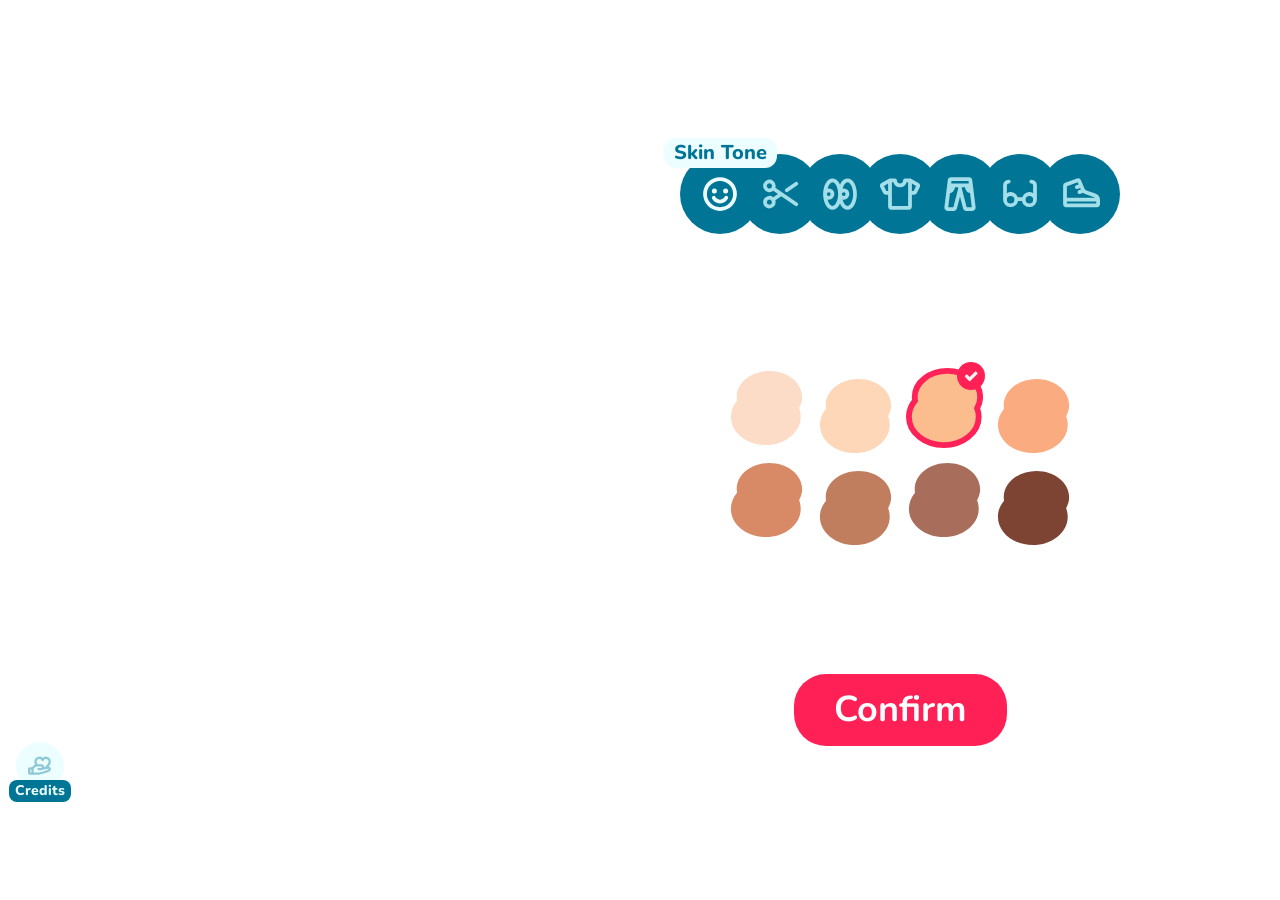
<file: addons/godot_wry/examples/character_creator_ui_demo/ui/build/index.html>
<!doctype html>
<html lang="en">
	<head>
		<meta charset="utf-8" />
		<link rel="icon" href="./favicon.png" />
		<meta name="viewport" content="width=device-width, initial-scale=1" />
		<link rel="preconnect" href="https://fonts.googleapis.com" />
		<link rel="preconnect" href="https://fonts.gstatic.com" crossorigin />
		<link
			href="https://fonts.googleapis.com/css2?family=Nunito:ital,wght@0,200..1000;1,200..1000&display=swap"
			rel="stylesheet"
		/>
		
		<link href="./_app/immutable/assets/0.ll7Fa8h-.css" rel="stylesheet">
		<link rel="modulepreload" href="./_app/immutable/entry/start.Ch5GB2mx.js">
		<link rel="modulepreload" href="./_app/immutable/chunks/AQm5v7yd.js">
		<link rel="modulepreload" href="./_app/immutable/chunks/BfZVz48s.js">
		<link rel="modulepreload" href="./_app/immutable/chunks/CFBPDag8.js">
		<link rel="modulepreload" href="./_app/immutable/entry/app.mAT8psio.js">
		<link rel="modulepreload" href="./_app/immutable/chunks/DXCH7R1G.js">
		<link rel="modulepreload" href="./_app/immutable/chunks/Pu7kkeJq.js">
		<link rel="modulepreload" href="./_app/immutable/chunks/CnT8J5KN.js">
		<link rel="modulepreload" href="./_app/immutable/nodes/0.BFRYhLL4.js">
		<link rel="modulepreload" href="./_app/immutable/chunks/0_sM3_BJ.js">
		<link rel="modulepreload" href="./_app/immutable/nodes/2.BVAEismz.js">
	</head>
	<body data-sveltekit-preload-data="hover">
		<div style="display: contents"><!--[--><!--[--><!----><div class="flex h-[720px] w-[1280px]" style="transform: scale(0);"><!----><main class="ml-auto flex flex-col items-center justify-between px-40 py-16"><ul class="ml-5 flex"><!--[--><li class="relative -ml-5 flex justify-center"><button class="flex size-20 items-center justify-center rounded-full bg-cyan-700 transition-all hover:-translate-y-0.5 text-cyan-50"><!----><svg xmlns="http://www.w3.org/2000/svg" role="img" width="40" height="40" fill="currentColor" viewBox="0 0 256 256"><!--[!--><!--]--><rect width="256" height="256" fill="none"></rect><!--[--><path d="M178.39,158c-11,19.06-29.39,30-50.39,30s-39.36-10.93-50.39-30a12,12,0,0,1,20.78-12c3.89,6.73,12.91,18,29.61,18s25.72-11.28,29.61-18a12,12,0,1,1,20.78,12ZM236,128A108,108,0,1,1,128,20,108.12,108.12,0,0,1,236,128Zm-24,0a84,84,0,1,0-84,84A84.09,84.09,0,0,0,212,128ZM92,124a16,16,0,1,0-16-16A16,16,0,0,0,92,124Zm72-32a16,16,0,1,0,16,16A16,16,0,0,0,164,92Z"></path><!--]--></svg><!----></button> <!--[--><span class="absolute -top-4 z-20 w-[max-content] rounded-xl bg-cyan-50 px-2.5 py-px text-xl font-extrabold text-cyan-700">Skin Tone</span><!--]--></li><li class="relative -ml-5 flex justify-center"><button class="flex size-20 items-center justify-center rounded-full bg-cyan-700 text-cyan-100/80 transition-all hover:-translate-y-0.5"><!----><svg xmlns="http://www.w3.org/2000/svg" role="img" width="40" height="40" fill="currentColor" viewBox="0 0 256 256"><!--[!--><!--]--><rect width="256" height="256" fill="none"></rect><!--[--><path d="M238.78,183.79,98.28,87.65A40.18,40.18,0,0,0,100,76a40,40,0,1,0-15.29,31.45l30,20.56-30,20.56a40,40,0,1,0,3.57,59.74h0A39.73,39.73,0,0,0,100,180a40.18,40.18,0,0,0-1.72-11.66L136,142.54l89.22,61.06a12,12,0,0,0,13.56-19.81ZM71.31,191.33h0A16,16,0,1,1,76,180,16,16,0,0,1,71.31,191.33ZM48.69,87.3a16,16,0,1,1,22.62,0h0A16,16,0,0,1,48.69,87.3Zm112.82,23.24a12,12,0,0,1,3.13-16.68L225.22,52.4a12,12,0,0,1,13.56,19.81l-60.59,41.46a12,12,0,0,1-16.68-3.13Z"></path><!--]--></svg><!----></button> <!--[!--><!--]--></li><li class="relative -ml-5 flex justify-center"><button class="flex size-20 items-center justify-center rounded-full bg-cyan-700 text-cyan-100/80 transition-all hover:-translate-y-0.5"><!----><svg xmlns="http://www.w3.org/2000/svg" role="img" width="40" height="40" fill="currentColor" viewBox="0 0 256 256"><!--[!--><!--]--><rect width="256" height="256" fill="none"></rect><!--[--><path d="M220.48,60C209.21,39.37,193.42,28,176,28s-33.21,11.37-44.48,32c-1.24,2.28-2.42,4.65-3.52,7.11-1.1-2.46-2.28-4.83-3.52-7.11C113.21,39.37,97.42,28,80,28S46.79,39.37,35.52,60C25.51,78.38,20,102.52,20,128s5.51,49.62,15.52,68C46.79,216.62,62.58,228,80,228s33.21-11.38,44.48-32c1.24-2.28,2.42-4.65,3.52-7.11,1.1,2.46,2.28,4.83,3.52,7.11,11.27,20.65,27.06,32,44.48,32s33.21-11.38,44.48-32c10-18.35,15.52-42.49,15.52-68S230.49,78.38,220.48,60ZM152,116a12,12,0,1,1-12,12A12,12,0,0,1,152,116Zm-96,0a12,12,0,1,1-12,12A12,12,0,0,1,56,116Zm24,88c-12.08,0-25.13-15.72-31.7-40.84A35.55,35.55,0,0,0,56,164a36,36,0,0,0,0-72,35.55,35.55,0,0,0-7.7.84C54.87,67.72,67.92,52,80,52c17,0,36,31.21,36,76S97,204,80,204Zm96,0c-12.08,0-25.13-15.72-31.7-40.84a35.55,35.55,0,0,0,7.7.84,36,36,0,0,0,0-72,35.55,35.55,0,0,0-7.7.84C150.87,67.72,163.92,52,176,52c17,0,36,31.21,36,76S193,204,176,204Z"></path><!--]--></svg><!----></button> <!--[!--><!--]--></li><li class="relative -ml-5 flex justify-center"><button class="flex size-20 items-center justify-center rounded-full bg-cyan-700 text-cyan-100/80 transition-all hover:-translate-y-0.5"><!----><svg xmlns="http://www.w3.org/2000/svg" role="img" width="40" height="40" fill="currentColor" viewBox="0 0 256 256"><!--[!--><!--]--><rect width="256" height="256" fill="none"></rect><!--[--><path d="M246.17,57.9,198.09,29.65h0A11.9,11.9,0,0,0,192,28H160a12,12,0,0,0-12,12,20,20,0,0,1-40,0A12,12,0,0,0,96,28H64a11.9,11.9,0,0,0-6.07,1.66h0L9.83,57.9A20.18,20.18,0,0,0,2,84l17.9,36.8A19.62,19.62,0,0,0,37.67,132H52v76a20,20,0,0,0,20,20H184a20,20,0,0,0,20-20V132h14.32a19.64,19.64,0,0,0,17.75-11.17L254,84A20.18,20.18,0,0,0,246.17,57.9ZM40.37,108,25.16,76.73,52,61v47ZM180,204H76V52h9.67a44,44,0,0,0,84.68,0H180Zm35.62-96H204V61l26.83,15.76Z"></path><!--]--></svg><!----></button> <!--[!--><!--]--></li><li class="relative -ml-5 flex justify-center"><button class="flex size-20 items-center justify-center rounded-full bg-cyan-700 text-cyan-100/80 transition-all hover:-translate-y-0.5"><!----><svg xmlns="http://www.w3.org/2000/svg" role="img" width="40" height="40" fill="currentColor" viewBox="0 0 256 256"><!--[!--><!--]--><rect width="256" height="256" fill="none"></rect><!--[--><path d="M227.85,213.52l-22-176A20,20,0,0,0,186,20H70A20,20,0,0,0,50.15,37.52l-22,176A20,20,0,0,0,48,236H88.69A19.94,19.94,0,0,0,108.07,221l19.93-77,19.91,76.94A20,20,0,0,0,167.31,236H208a20,20,0,0,0,19.85-22.48ZM182.47,44l2,16H71.53l2-16ZM85.6,212H52.53l11.2-89.6A44.11,44.11,0,0,0,95.81,84H116V94.47Zm84.81,0L140,94.47V84h20.19a44.09,44.09,0,0,0,32.08,38.39L203.47,212Z"></path><!--]--></svg><!----></button> <!--[!--><!--]--></li><li class="relative -ml-5 flex justify-center"><button class="flex size-20 items-center justify-center rounded-full bg-cyan-700 text-cyan-100/80 transition-all hover:-translate-y-0.5"><!----><svg xmlns="http://www.w3.org/2000/svg" role="img" width="40" height="40" fill="currentColor" viewBox="0 0 256 256"><!--[!--><!--]--><rect width="256" height="256" fill="none"></rect><!--[--><path d="M200,36a12,12,0,0,0,0,24,12,12,0,0,1,12,12v50.46A47.94,47.94,0,0,0,142.75,148h-29.5A47.94,47.94,0,0,0,44,122.46V72A12,12,0,0,1,56,60a12,12,0,0,0,0-24A36,36,0,0,0,20,72v92a48,48,0,0,0,95.32,8h25.36A48,48,0,0,0,236,164V72A36,36,0,0,0,200,36ZM68,188a24,24,0,1,1,24-24A24,24,0,0,1,68,188Zm120,0a24,24,0,1,1,24-24A24,24,0,0,1,188,188Z"></path><!--]--></svg><!----></button> <!--[!--><!--]--></li><li class="relative -ml-5 flex justify-center"><button class="flex size-20 items-center justify-center rounded-full bg-cyan-700 text-cyan-100/80 transition-all hover:-translate-y-0.5"><!----><svg xmlns="http://www.w3.org/2000/svg" role="img" width="40" height="40" fill="currentColor" viewBox="0 0 256 256"><!--[!--><!--]--><rect width="256" height="256" fill="none"></rect><!--[--><path d="M255.8,162.93l0-.31A43.94,43.94,0,0,0,226,125.36l-56.62-20.2-.24-.09a20,20,0,0,1-11.92-10.78L134.06,40l-.06-.16A20.06,20.06,0,0,0,108.89,29.2L33.17,56.73A20.07,20.07,0,0,0,20,75.53V192a20,20,0,0,0,20,20H236a20,20,0,0,0,20-20V167.06C256,165.67,255.93,164.3,255.8,162.93ZM113.53,53.05l6,14L103.9,72.72a12,12,0,1,0,8.2,22.55L129,89.14l4.54,10.63-13.6,5A12,12,0,0,0,124,128a11.79,11.79,0,0,0,4.1-.73l19.57-7.11a43.86,43.86,0,0,0,13.8,7.64L218.09,148l.23.08a19.89,19.89,0,0,1,6.84,3.91H44V78.33ZM44,188V176H232v12Z"></path><!--]--></svg><!----></button> <!--[!--><!--]--></li><!--]--></ul> <div class="relative flex size-full items-center justify-center"><!----><div class="absolute flex size-full flex-col items-center justify-center gap-10"><!--[!--><!--]--> <!--[--><div class="grid grid-cols-4 gap-3"><!--[--><div class="group relative flex"><svg xmlns="http://www.w3.org/2000/svg" height="55" fill="none" viewBox="0 0 53 55" class="transition-all hover:-translate-y-0.5 [&amp;_path]:stroke-0 [&amp;_path]:transition-all h-20" style="color:#FDDCC7"><path fill="currentColor" stroke="#FE2258" stroke-width="4" d="M50 33.5c0-2.05-.388-4.024-1.103-5.873C50.237 25.329 51 22.744 51 20 51 9.626 40.437 2 28.5 2S6 9.626 6 20c0 .831.07 1.65.206 2.453C3.583 25.555 2 29.355 2 33.5 2 44.672 13.196 53 26 53s24-8.328 24-19.5Z"></path></svg><!----> <!--[!--><!--]--></div><div class="group relative flex translate-y-2"><svg xmlns="http://www.w3.org/2000/svg" height="55" fill="none" viewBox="0 0 53 55" class="transition-all hover:-translate-y-0.5 [&amp;_path]:stroke-0 [&amp;_path]:transition-all h-20" style="color:#FED6B8"><path fill="currentColor" stroke="#FE2258" stroke-width="4" d="M50 33.5c0-2.05-.388-4.024-1.103-5.873C50.237 25.329 51 22.744 51 20 51 9.626 40.437 2 28.5 2S6 9.626 6 20c0 .831.07 1.65.206 2.453C3.583 25.555 2 29.355 2 33.5 2 44.672 13.196 53 26 53s24-8.328 24-19.5Z"></path></svg><!----> <!--[!--><!--]--></div><div class="group relative flex"><svg xmlns="http://www.w3.org/2000/svg" height="55" fill="none" viewBox="0 0 53 55" class="transition-all hover:-translate-y-0.5 [&amp;_path]:transition-all h-20 [&amp;_path]:stroke-4" style="color:#FCBD8E"><path fill="currentColor" stroke="#FE2258" stroke-width="4" d="M50 33.5c0-2.05-.388-4.024-1.103-5.873C50.237 25.329 51 22.744 51 20 51 9.626 40.437 2 28.5 2S6 9.626 6 20c0 .831.07 1.65.206 2.453C3.583 25.555 2 29.355 2 33.5 2 44.672 13.196 53 26 53s24-8.328 24-19.5Z"></path></svg><!----> <!--[--><span class="absolute -top-1.5 -right-0.5 flex items-center justify-center rounded-full bg-rose-500 text-rose-50 transition group-hover:-translate-y-0.5 size-7"><svg xmlns="http://www.w3.org/2000/svg" role="img" width="14" height="14" fill="currentColor" viewBox="0 0 256 256" class="mb-px"><!--[!--><!--]--><rect width="256" height="256" fill="none"></rect><!--[2--><path d="M243.31,90.91l-128.4,128.4a16,16,0,0,1-22.62,0l-71.62-72a16,16,0,0,1,0-22.61l20-20a16,16,0,0,1,22.58,0L104,144.22l96.76-95.57a16,16,0,0,1,22.59,0l19.95,19.54A16,16,0,0,1,243.31,90.91Z"></path><!--]--></svg><!----></span><!--]--></div><div class="group relative flex translate-y-2"><svg xmlns="http://www.w3.org/2000/svg" height="55" fill="none" viewBox="0 0 53 55" class="transition-all hover:-translate-y-0.5 [&amp;_path]:stroke-0 [&amp;_path]:transition-all h-20" style="color:#FBAB80"><path fill="currentColor" stroke="#FE2258" stroke-width="4" d="M50 33.5c0-2.05-.388-4.024-1.103-5.873C50.237 25.329 51 22.744 51 20 51 9.626 40.437 2 28.5 2S6 9.626 6 20c0 .831.07 1.65.206 2.453C3.583 25.555 2 29.355 2 33.5 2 44.672 13.196 53 26 53s24-8.328 24-19.5Z"></path></svg><!----> <!--[!--><!--]--></div><div class="group relative flex"><svg xmlns="http://www.w3.org/2000/svg" height="55" fill="none" viewBox="0 0 53 55" class="transition-all hover:-translate-y-0.5 [&amp;_path]:stroke-0 [&amp;_path]:transition-all h-20" style="color:#D88A67"><path fill="currentColor" stroke="#FE2258" stroke-width="4" d="M50 33.5c0-2.05-.388-4.024-1.103-5.873C50.237 25.329 51 22.744 51 20 51 9.626 40.437 2 28.5 2S6 9.626 6 20c0 .831.07 1.65.206 2.453C3.583 25.555 2 29.355 2 33.5 2 44.672 13.196 53 26 53s24-8.328 24-19.5Z"></path></svg><!----> <!--[!--><!--]--></div><div class="group relative flex translate-y-2"><svg xmlns="http://www.w3.org/2000/svg" height="55" fill="none" viewBox="0 0 53 55" class="transition-all hover:-translate-y-0.5 [&amp;_path]:stroke-0 [&amp;_path]:transition-all h-20" style="color:#C07E5E"><path fill="currentColor" stroke="#FE2258" stroke-width="4" d="M50 33.5c0-2.05-.388-4.024-1.103-5.873C50.237 25.329 51 22.744 51 20 51 9.626 40.437 2 28.5 2S6 9.626 6 20c0 .831.07 1.65.206 2.453C3.583 25.555 2 29.355 2 33.5 2 44.672 13.196 53 26 53s24-8.328 24-19.5Z"></path></svg><!----> <!--[!--><!--]--></div><div class="group relative flex"><svg xmlns="http://www.w3.org/2000/svg" height="55" fill="none" viewBox="0 0 53 55" class="transition-all hover:-translate-y-0.5 [&amp;_path]:stroke-0 [&amp;_path]:transition-all h-20" style="color:#A96E5B"><path fill="currentColor" stroke="#FE2258" stroke-width="4" d="M50 33.5c0-2.05-.388-4.024-1.103-5.873C50.237 25.329 51 22.744 51 20 51 9.626 40.437 2 28.5 2S6 9.626 6 20c0 .831.07 1.65.206 2.453C3.583 25.555 2 29.355 2 33.5 2 44.672 13.196 53 26 53s24-8.328 24-19.5Z"></path></svg><!----> <!--[!--><!--]--></div><div class="group relative flex translate-y-2"><svg xmlns="http://www.w3.org/2000/svg" height="55" fill="none" viewBox="0 0 53 55" class="transition-all hover:-translate-y-0.5 [&amp;_path]:stroke-0 [&amp;_path]:transition-all h-20" style="color:#7D4433"><path fill="currentColor" stroke="#FE2258" stroke-width="4" d="M50 33.5c0-2.05-.388-4.024-1.103-5.873C50.237 25.329 51 22.744 51 20 51 9.626 40.437 2 28.5 2S6 9.626 6 20c0 .831.07 1.65.206 2.453C3.583 25.555 2 29.355 2 33.5 2 44.672 13.196 53 26 53s24-8.328 24-19.5Z"></path></svg><!----> <!--[!--><!--]--></div><!--]--></div><!--]--></div><!----></div> <button class="rounded-4xl bg-rose-500 px-10 py-4 text-4xl font-bold text-white transition-all hover:scale-102 hover:rotate-2">Confirm</button></main><!----><!----> <button class="group absolute bottom-5 left-4 flex size-12 items-center justify-center rounded-full bg-cyan-50 text-cyan-700/40 transition-all hover:scale-105"><svg xmlns="http://www.w3.org/2000/svg" role="img" width="24" height="24" fill="currentColor" viewBox="0 0 256 256"><!--[!--><!--]--><rect width="256" height="256" fill="none"></rect><!--[--><path d="M232.76,137.88a28.66,28.66,0,0,0-12-5.39C236.19,114.94,244,97.37,244,80c0-28.67-23.09-52-51.46-52A51.77,51.77,0,0,0,156,42.85,51.77,51.77,0,0,0,119.46,28C91.09,28,68,51.33,68,80c0,10.15,2.72,20.3,8.22,30.7a35.9,35.9,0,0,0-11.73,7.84L43,140H20A20,20,0,0,0,0,160v40a20,20,0,0,0,20,20H120a11.89,11.89,0,0,0,2.91-.36l64-16a11.4,11.4,0,0,0,1.79-.6l38.82-16.54c.23-.09.45-.19.67-.3a28.61,28.61,0,0,0,4.57-48.32ZM119.46,52A27.18,27.18,0,0,1,144.9,68.56a12,12,0,0,0,22.2,0A27.18,27.18,0,0,1,192.54,52C207.42,52,220,64.82,220,80c0,18.06-15,38.84-43.38,60.19L172,141.26c0-.42,0-.84,0-1.26a32,32,0,0,0-32-32H102.71C95.42,97.76,92,88.77,92,80,92,64.82,104.58,52,119.46,52ZM24,164H36v32H24Zm193.68.61-37.51,16L118.52,196H60V157l21.46-21.46A11.93,11.93,0,0,1,89.94,132H140a8,8,0,0,1,0,16H112a12,12,0,0,0,0,24h32a12.19,12.19,0,0,0,2.69-.3l67-15.41.47-.12a4.61,4.61,0,0,1,5.82,4.44A4.58,4.58,0,0,1,217.68,164.61Z"></path><!--]--></svg><!----> <span class="absolute -bottom-3 z-20 w-[max-content] rounded-lg bg-cyan-700 px-1.5 py-px text-sm font-extrabold text-cyan-50 transition-all group-hover:rotate-2">Credits</span></button></div> <!--[!--><!--]--><!----><!--]--> <!--[!--><!--]--><!--]-->
			
			<script>
				{
					__sveltekit_gkg2yj = {
						base: new URL(".", location).pathname.slice(0, -1)
					};

					const element = document.currentScript.parentElement;

					Promise.all([
						import("./_app/immutable/entry/start.Ch5GB2mx.js"),
						import("./_app/immutable/entry/app.mAT8psio.js")
					]).then(([kit, app]) => {
						kit.start(app, element, {
							node_ids: [0, 2],
							data: [null,null],
							form: null,
							error: null
						});
					});
				}
			</script>
		</div>
	</body>
</html>
</file>
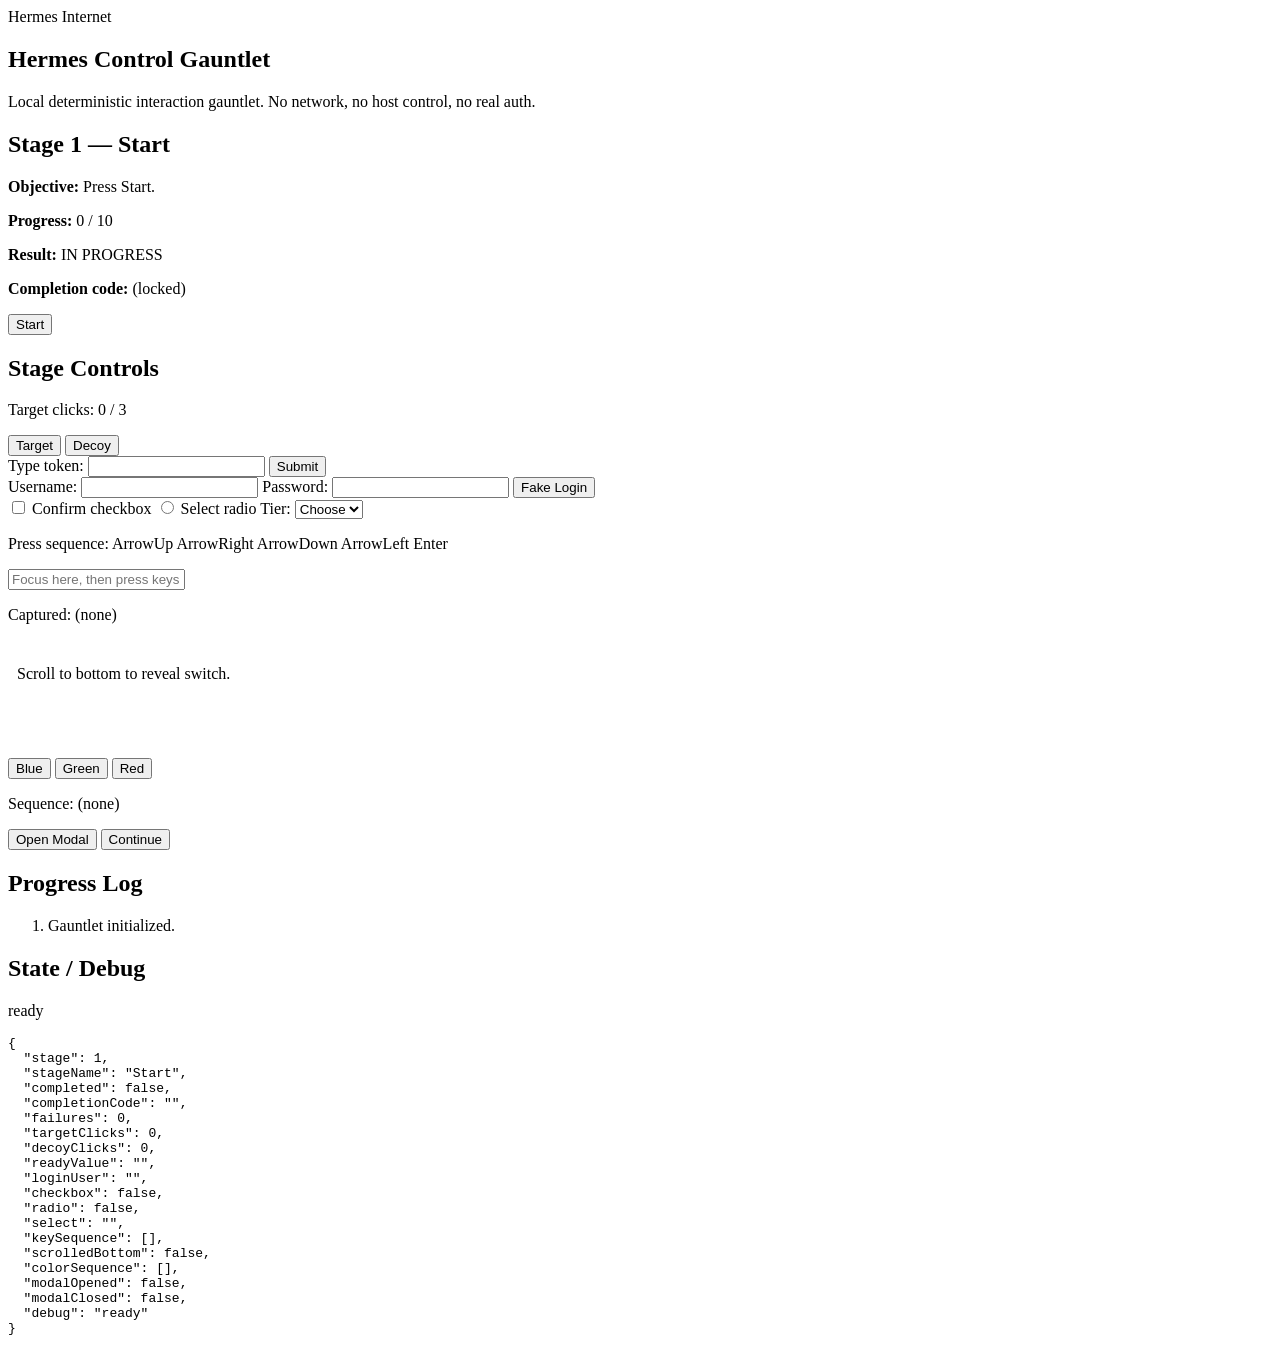
<file: content/hermes_internet/sites/home.hermes/pages/agent_gauntlet.html>
<!doctype html>
<html lang="en">
<head>
  <meta charset="utf-8" />
  <meta name="viewport" content="width=device-width, initial-scale=1" />
  <title>Hermes Control Gauntlet</title>
  <style>{{site_css}}</style>
</head>
<body>
  <main class="shell" id="gauntlet-root">
    <section class="hero" id="gauntlet-header-panel">
      <div class="eyebrow">Hermes Internet</div>
      <h1 id="gauntlet-title">Hermes Control Gauntlet</h1>
      <p class="subtitle">Local deterministic interaction gauntlet. No network, no host control, no real auth.</p>
    </section>

    <section class="card" id="gauntlet-objective-panel">
      <h2 id="gauntlet-stage-title">Stage 1 — Start</h2>
      <p><strong>Objective:</strong> <span id="gauntlet-objective">Press Start to begin.</span></p>
      <p><strong>Progress:</strong> <span id="gauntlet-progress">0 / 10</span></p>
      <p><strong>Result:</strong> <span id="gauntlet-result">IN PROGRESS</span></p>
      <p><strong>Completion code:</strong> <span id="gauntlet-code">(locked)</span></p>
      <button id="gauntlet-start-btn" type="button">Start</button>
    </section>

    <section class="card" id="gauntlet-stage-controls-panel">
      <h2>Stage Controls</h2>

      <div id="gauntlet-stage-2-controls">
        <p>Target clicks: <span id="gauntlet-target-count">0 / 3</span></p>
        <button id="gauntlet-target-btn" type="button">Target</button>
        <button id="gauntlet-decoy-btn" type="button">Decoy</button>
      </div>

      <form id="gauntlet-stage-3-form">
        <label for="gauntlet-ready-input">Type token:</label>
        <input id="gauntlet-ready-input" type="text" autocomplete="off" spellcheck="false" />
        <button id="gauntlet-ready-submit" type="submit">Submit</button>
      </form>

      <form id="gauntlet-stage-4-form">
        <label for="gauntlet-login-user">Username:</label>
        <input id="gauntlet-login-user" type="text" autocomplete="off" spellcheck="false" />
        <label for="gauntlet-login-pass">Password:</label>
        <input id="gauntlet-login-pass" type="password" autocomplete="off" spellcheck="false" />
        <button id="gauntlet-login-submit" type="submit">Fake Login</button>
      </form>

      <form id="gauntlet-stage-5-form">
        <label><input id="gauntlet-checkbox" type="checkbox" /> Confirm checkbox</label>
        <label><input id="gauntlet-radio" type="radio" name="gauntlet-mode" /> Select radio</label>
        <label for="gauntlet-select">Tier:</label>
        <select id="gauntlet-select">
          <option value="">Choose</option>
          <option value="alpha">Alpha</option>
          <option value="beta">Beta</option>
        </select>
      </form>

      <div id="gauntlet-stage-6-controls">
        <p>Press sequence: ArrowUp ArrowRight ArrowDown ArrowLeft Enter</p>
        <input id="gauntlet-key-capture" type="text" autocomplete="off" spellcheck="false" placeholder="Focus here, then press keys" />
        <p>Captured: <span id="gauntlet-key-sequence-view">(none)</span></p>
      </div>

      <div id="gauntlet-stage-7-scroll" style="max-height: 100px; overflow-y: auto; border: 1px solid rgba(255,255,255,0.2); padding: 8px;">
        <p>Scroll to bottom to reveal switch.</p>
        <p style="height: 140px; margin: 0;"></p>
        <button id="gauntlet-hidden-switch" type="button">Hidden Switch</button>
      </div>

      <div id="gauntlet-stage-8-controls">
        <button id="gauntlet-blue-btn" type="button">Blue</button>
        <button id="gauntlet-green-btn" type="button">Green</button>
        <button id="gauntlet-red-btn" type="button">Red</button>
        <p>Sequence: <span id="gauntlet-color-sequence-view">(none)</span></p>
      </div>

      <div id="gauntlet-stage-9-controls">
        <button id="gauntlet-open-modal" type="button">Open Modal</button>
        <dialog id="gauntlet-modal">
          <p>Close this modal and continue.</p>
          <button id="gauntlet-close-modal" type="button">Close Modal</button>
        </dialog>
        <button id="gauntlet-continue-btn" type="button">Continue</button>
      </div>
    </section>

    <section class="card" id="gauntlet-progress-log-panel">
      <h2>Progress Log</h2>
      <ol id="gauntlet-progress-log"></ol>
    </section>

    <section class="card" id="gauntlet-state-debug-panel">
      <h2>State / Debug</h2>
      <p id="gauntlet-debug-line">ready</p>
      <pre id="gauntlet-state-view">{}</pre>
    </section>
  </main>

  <script src="../scripts/agent_gauntlet.js"></script>
</body>
</html>
</file>
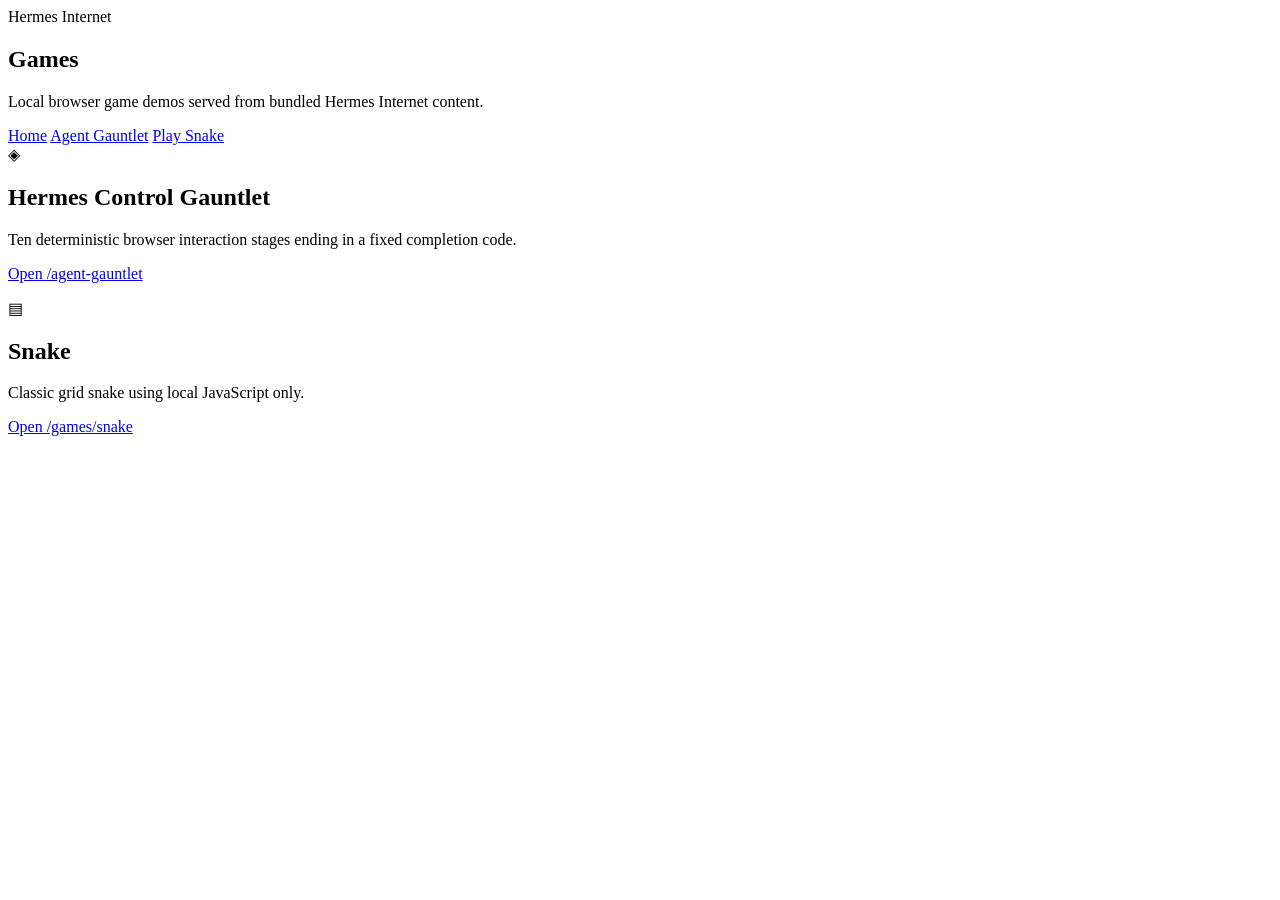
<file: content/hermes_internet/sites/home.hermes/pages/games.html>
<!doctype html>
<html lang="en">
<head>
  <meta charset="utf-8" />
  <meta name="viewport" content="width=device-width, initial-scale=1" />
  <title>Hermes_OS — Games</title>
  <style>{{site_css}}</style>
</head>
<body>
  <main class="shell">
    <section class="hero">
      <div class="eyebrow">Hermes Internet</div>
      <h1>Games</h1>
      <p class="subtitle">Local browser game demos served from bundled Hermes Internet content.</p>
      <div class="actions">
        <a href="/">Home</a>
        <a href="/agent-gauntlet">Agent Gauntlet</a>
        <a href="/games/snake">Play Snake</a>
      </div>
    </section>

    <section class="grid">
      <article class="card">
        <span class="icon">◈</span>
        <h2>Hermes Control Gauntlet</h2>
        <p>Ten deterministic browser interaction stages ending in a fixed completion code.</p>
        <p><a href="/agent-gauntlet">Open /agent-gauntlet</a></p>
      </article>
      <article class="card accent">
        <span class="icon">▤</span>
        <h2>Snake</h2>
        <p>Classic grid snake using local JavaScript only.</p>
        <p><a href="/games/snake">Open /games/snake</a></p>
      </article>
    </section>
  </main>
</body>
</html>
</file>
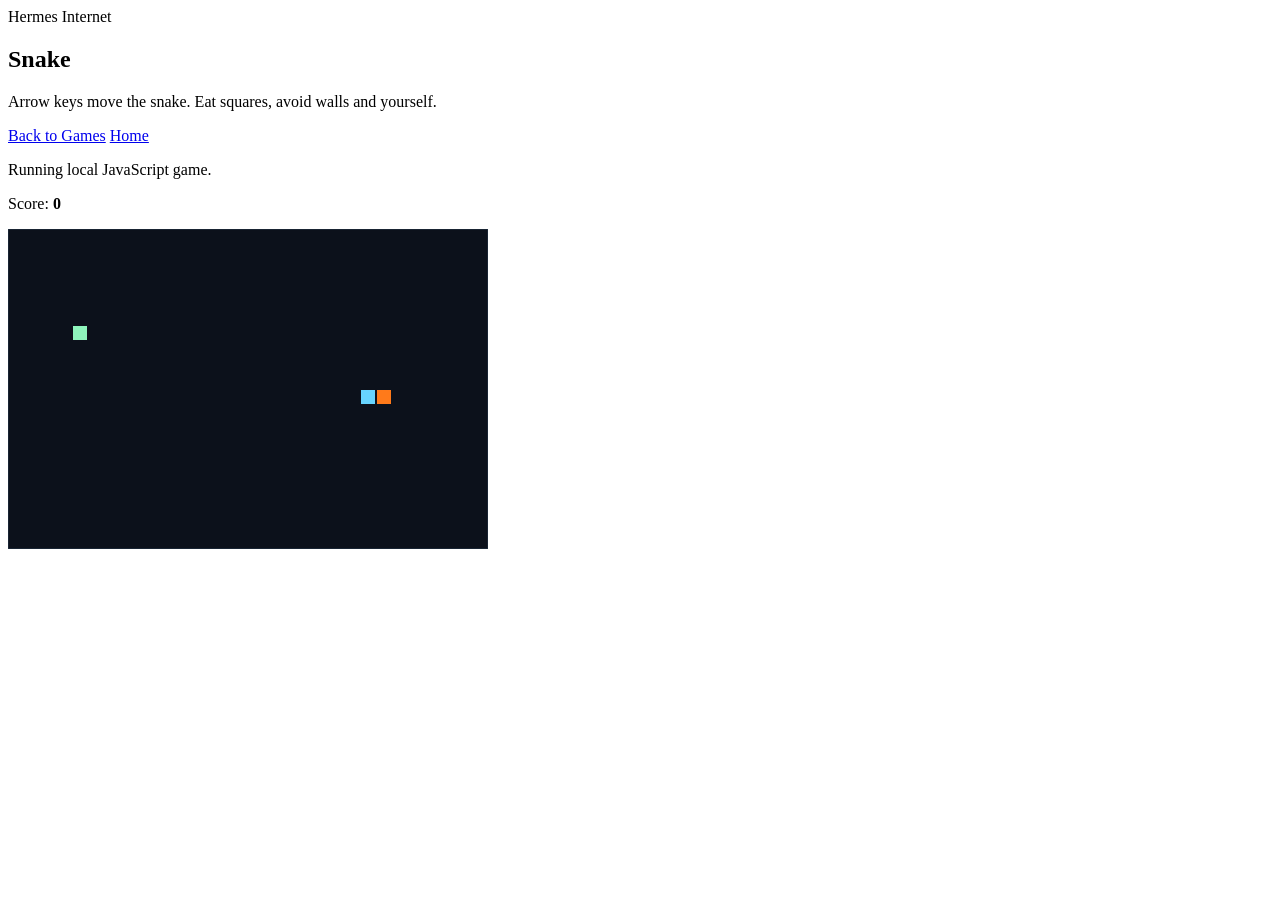
<file: content/hermes_internet/sites/home.hermes/pages/games_snake.html>
<!doctype html>
<html lang="en">
<head>
  <meta charset="utf-8" />
  <meta name="viewport" content="width=device-width, initial-scale=1" />
  <title>Hermes_OS — Snake</title>
  <style>{{site_css}}</style>
</head>
<body>
  <main class="shell">
    <section class="hero">
      <div class="eyebrow">Hermes Internet</div>
      <h1>Snake</h1>
      <p class="subtitle">Arrow keys move the snake. Eat squares, avoid walls and yourself.</p>
      <div class="actions">
        <a href="/games">Back to Games</a>
        <a href="/">Home</a>
      </div>
    </section>

    <section class="card snake-card">
      <p id="snake-status">Loading local game script…</p>
      <p>Score: <strong id="snake-score">0</strong></p>
      <canvas id="snake-canvas" width="480" height="320" aria-label="Snake game board"></canvas>
    </section>
  </main>
  <script src="../scripts/snake.js"></script>
</body>
</html>
</file>
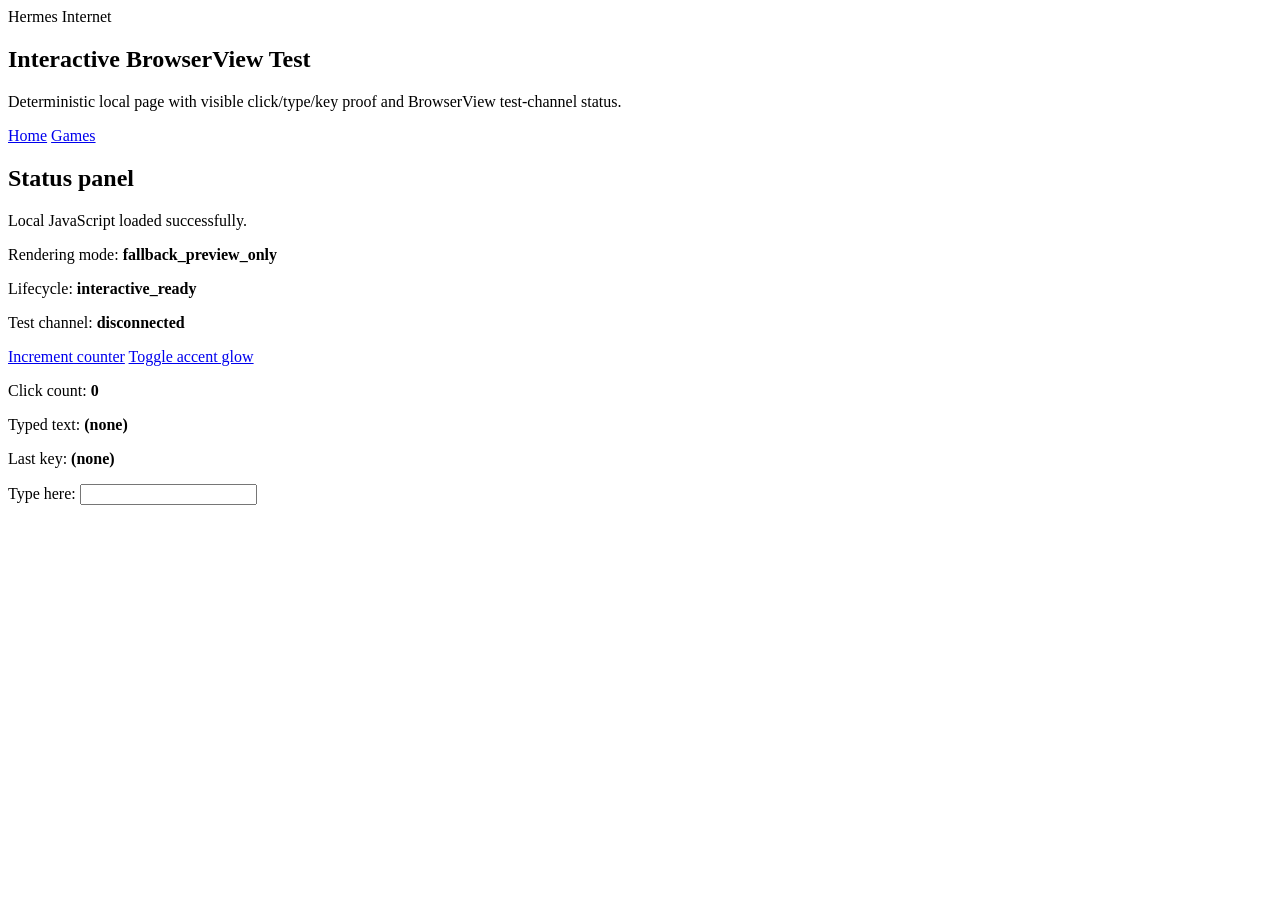
<file: content/hermes_internet/sites/home.hermes/pages/interactive.html>
<!doctype html>
<html lang="en">
<head>
  <meta charset="utf-8" />
  <meta name="viewport" content="width=device-width, initial-scale=1" />
  <title>Hermes_OS — Interactive JS</title>
  <style>{{site_css}}</style>
</head>
<body>
  <main class="shell">
    <section class="hero">
      <div class="eyebrow">Hermes Internet</div>
      <h1>Interactive BrowserView Test</h1>
      <p class="subtitle">Deterministic local page with visible click/type/key proof and BrowserView test-channel status.</p>
      <div class="actions">
        <a href="/">Home</a>
        <a href="/games">Games</a>
      </div>
    </section>

    <section class="card js-demo">
      <h2>Status panel</h2>
      <p id="demo-status">Waiting for script…</p>
      <p>Rendering mode: <strong id="rendering-mode">initializing</strong></p>
      <p>Lifecycle: <strong id="lifecycle-state">boot</strong></p>
      <p>Test channel: <strong id="channel-state">disconnected</strong></p>
      <div class="actions">
        <a href="#" id="increment-btn">Increment counter</a>
        <a href="#" id="theme-btn">Toggle accent glow</a>
      </div>
      <p>Click count: <strong id="counter-value">0</strong></p>
      <p>Typed text: <strong id="typed-text">(none)</strong></p>
      <p>Last key: <strong id="last-key">(none)</strong></p>
      <label for="typed-input">Type here:</label>
      <input id="typed-input" type="text" autocomplete="off" spellcheck="false" />
    </section>
  </main>
  <script src="../scripts/interactive_demo.js"></script>
</body>
</html>
</file>
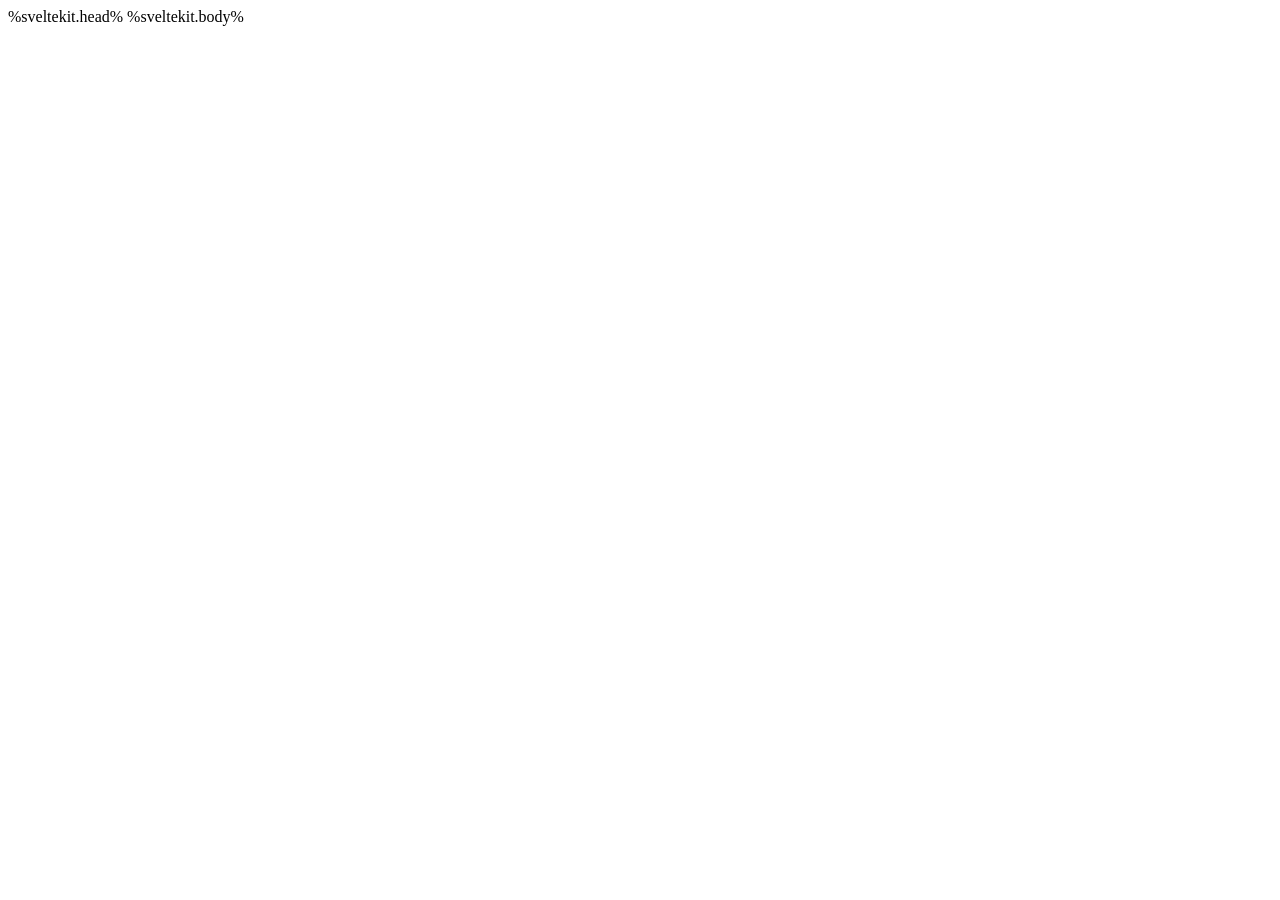
<file: addons/godot_wry/examples/character_creator_ui_demo/ui/src/app.html>
<!doctype html>
<html lang="en">
	<head>
		<meta charset="utf-8" />
		<link rel="icon" href="%sveltekit.assets%/favicon.png" />
		<meta name="viewport" content="width=device-width, initial-scale=1" />
		<link rel="preconnect" href="https://fonts.googleapis.com" />
		<link rel="preconnect" href="https://fonts.gstatic.com" crossorigin />
		<link
			href="https://fonts.googleapis.com/css2?family=Nunito:ital,wght@0,200..1000;1,200..1000&display=swap"
			rel="stylesheet"
		/>
		%sveltekit.head%
	</head>
	<body data-sveltekit-preload-data="hover">
		<div style="display: contents">%sveltekit.body%</div>
	</body>
</html>
</file>
<file: addons/godot_wry/examples/character_creator_ui_demo/ui/build/_app/immutable/assets/0.ll7Fa8h-.css>
/*! tailwindcss v4.0.14 | MIT License | https://tailwindcss.com */@layer theme{:root,:host{--font-sans:"Nunito",sans-serif;--font-mono:ui-monospace,SFMono-Regular,Menlo,Monaco,Consolas,"Liberation Mono","Courier New",monospace;--color-cyan-50:oklch(.984 .019 200.873);--color-cyan-100:oklch(.956 .045 203.388);--color-cyan-700:oklch(.52 .105 223.128);--color-cyan-950:oklch(.302 .056 229.695);--color-rose-50:oklch(.969 .015 12.422);--color-rose-500:oklch(.645 .246 16.439);--color-white:#fff;--spacing:.25rem;--text-sm:.875rem;--text-sm--line-height:calc(1.25/.875);--text-base:1rem;--text-base--line-height: 1.5 ;--text-xl:1.25rem;--text-xl--line-height:calc(1.75/1.25);--text-2xl:1.5rem;--text-2xl--line-height:calc(2/1.5);--text-4xl:2.25rem;--text-4xl--line-height:calc(2.5/2.25);--font-weight-bold:700;--font-weight-extrabold:800;--radius-lg:.5rem;--radius-xl:.75rem;--radius-3xl:1.5rem;--radius-4xl:2rem;--default-transition-duration:.15s;--default-transition-timing-function:cubic-bezier(.4,0,.2,1);--default-font-family:var(--font-sans);--default-font-feature-settings:var(--font-sans--font-feature-settings);--default-font-variation-settings:var(--font-sans--font-variation-settings);--default-mono-font-family:var(--font-mono);--default-mono-font-feature-settings:var(--font-mono--font-feature-settings);--default-mono-font-variation-settings:var(--font-mono--font-variation-settings)}}@layer base{*,:after,:before,::backdrop{box-sizing:border-box;border:0 solid;margin:0;padding:0}::file-selector-button{box-sizing:border-box;border:0 solid;margin:0;padding:0}html,:host{-webkit-text-size-adjust:100%;-moz-tab-size:4;tab-size:4;line-height:1.5;font-family:var(--default-font-family,ui-sans-serif,system-ui,sans-serif,"Apple Color Emoji","Segoe UI Emoji","Segoe UI Symbol","Noto Color Emoji");font-feature-settings:var(--default-font-feature-settings,normal);font-variation-settings:var(--default-font-variation-settings,normal);-webkit-tap-highlight-color:transparent}body{line-height:inherit}hr{height:0;color:inherit;border-top-width:1px}abbr:where([title]){-webkit-text-decoration:underline dotted;text-decoration:underline dotted}h1,h2,h3,h4,h5,h6{font-size:inherit;font-weight:inherit}a{color:inherit;-webkit-text-decoration:inherit;text-decoration:inherit}b,strong{font-weight:bolder}code,kbd,samp,pre{font-family:var(--default-mono-font-family,ui-monospace,SFMono-Regular,Menlo,Monaco,Consolas,"Liberation Mono","Courier New",monospace);font-feature-settings:var(--default-mono-font-feature-settings,normal);font-variation-settings:var(--default-mono-font-variation-settings,normal);font-size:1em}small{font-size:80%}sub,sup{vertical-align:baseline;font-size:75%;line-height:0;position:relative}sub{bottom:-.25em}sup{top:-.5em}table{text-indent:0;border-color:inherit;border-collapse:collapse}:-moz-focusring{outline:auto}progress{vertical-align:baseline}summary{display:list-item}ol,ul,menu{list-style:none}img,svg,video,canvas,audio,iframe,embed,object{vertical-align:middle;display:block}img,video{max-width:100%;height:auto}button,input,select,optgroup,textarea{font:inherit;font-feature-settings:inherit;font-variation-settings:inherit;letter-spacing:inherit;color:inherit;opacity:1;background-color:#0000;border-radius:0}::file-selector-button{font:inherit;font-feature-settings:inherit;font-variation-settings:inherit;letter-spacing:inherit;color:inherit;opacity:1;background-color:#0000;border-radius:0}:where(select:is([multiple],[size])) optgroup{font-weight:bolder}:where(select:is([multiple],[size])) optgroup option{padding-inline-start:20px}::file-selector-button{margin-inline-end:4px}::placeholder{opacity:1;color:color-mix(in oklab,currentColor 50%,transparent)}textarea{resize:vertical}::-webkit-search-decoration{-webkit-appearance:none}::-webkit-date-and-time-value{min-height:1lh;text-align:inherit}::-webkit-datetime-edit{display:inline-flex}::-webkit-datetime-edit-fields-wrapper{padding:0}::-webkit-datetime-edit{padding-block:0}::-webkit-datetime-edit-year-field{padding-block:0}::-webkit-datetime-edit-month-field{padding-block:0}::-webkit-datetime-edit-day-field{padding-block:0}::-webkit-datetime-edit-hour-field{padding-block:0}::-webkit-datetime-edit-minute-field{padding-block:0}::-webkit-datetime-edit-second-field{padding-block:0}::-webkit-datetime-edit-millisecond-field{padding-block:0}::-webkit-datetime-edit-meridiem-field{padding-block:0}:-moz-ui-invalid{box-shadow:none}button,input:where([type=button],[type=reset],[type=submit]){-webkit-appearance:button;-moz-appearance:button;appearance:button}::file-selector-button{-webkit-appearance:button;-moz-appearance:button;appearance:button}::-webkit-inner-spin-button{height:auto}::-webkit-outer-spin-button{height:auto}[hidden]:where(:not([hidden=until-found])){display:none!important}}@layer components;@layer utilities{.absolute{position:absolute}.relative{position:relative}.-top-1\.5{top:calc(var(--spacing)*-1.5)}.-top-4{top:calc(var(--spacing)*-4)}.-top-7{top:calc(var(--spacing)*-7)}.top-0{top:calc(var(--spacing)*0)}.-right-0\.5{right:calc(var(--spacing)*-.5)}.-right-1\.5{right:calc(var(--spacing)*-1.5)}.-bottom-3{bottom:calc(var(--spacing)*-3)}.bottom-5{bottom:calc(var(--spacing)*5)}.left-0{left:calc(var(--spacing)*0)}.left-4{left:calc(var(--spacing)*4)}.z-20{z-index:20}.-mt-0\.5{margin-top:calc(var(--spacing)*-.5)}.-mt-1{margin-top:calc(var(--spacing)*-1)}.mb-0\.5{margin-bottom:calc(var(--spacing)*.5)}.mb-px{margin-bottom:1px}.-ml-5{margin-left:calc(var(--spacing)*-5)}.ml-5{margin-left:calc(var(--spacing)*5)}.ml-auto{margin-left:auto}.contents{display:contents}.flex{display:flex}.grid{display:grid}.size-6{width:calc(var(--spacing)*6);height:calc(var(--spacing)*6)}.size-7{width:calc(var(--spacing)*7);height:calc(var(--spacing)*7)}.size-12{width:calc(var(--spacing)*12);height:calc(var(--spacing)*12)}.size-20{width:calc(var(--spacing)*20);height:calc(var(--spacing)*20)}.size-full{width:100%;height:100%}.h-20{height:calc(var(--spacing)*20)}.h-\[720px\]{height:720px}.h-full{height:100%}.w-40{width:calc(var(--spacing)*40)}.w-\[32rem\]{width:32rem}.w-\[1280px\]{width:1280px}.w-\[max-content\]{width:max-content}.w-full{width:100%}.translate-y-2{--tw-translate-y:calc(var(--spacing)*2);translate:var(--tw-translate-x)var(--tw-translate-y)}.transform{transform:var(--tw-rotate-x)var(--tw-rotate-y)var(--tw-rotate-z)var(--tw-skew-x)var(--tw-skew-y)}.grid-cols-2{grid-template-columns:repeat(2,minmax(0,1fr))}.grid-cols-4{grid-template-columns:repeat(4,minmax(0,1fr))}.grid-cols-6{grid-template-columns:repeat(6,minmax(0,1fr))}.flex-col{flex-direction:column}.items-center{align-items:center}.justify-between{justify-content:space-between}.justify-center{justify-content:center}.gap-0\.5{gap:calc(var(--spacing)*.5)}.gap-3{gap:calc(var(--spacing)*3)}.gap-5{gap:calc(var(--spacing)*5)}.gap-10{gap:calc(var(--spacing)*10)}.rounded-3xl{border-radius:var(--radius-3xl)}.rounded-4xl{border-radius:var(--radius-4xl)}.rounded-\[1\.2rem\]{border-radius:1.2rem}.rounded-full{border-radius:3.40282e38px}.rounded-lg{border-radius:var(--radius-lg)}.rounded-xl{border-radius:var(--radius-xl)}.bg-cyan-50{background-color:var(--color-cyan-50)}.bg-cyan-700{background-color:var(--color-cyan-700)}.bg-cyan-950{background-color:var(--color-cyan-950)}.bg-cyan-950\/50{background-color:color-mix(in oklab,var(--color-cyan-950)50%,transparent)}.bg-rose-500{background-color:var(--color-rose-500)}.px-1\.5{padding-inline:calc(var(--spacing)*1.5)}.px-2\.5{padding-inline:calc(var(--spacing)*2.5)}.px-7{padding-inline:calc(var(--spacing)*7)}.px-8{padding-inline:calc(var(--spacing)*8)}.px-10{padding-inline:calc(var(--spacing)*10)}.px-40{padding-inline:calc(var(--spacing)*40)}.py-3{padding-block:calc(var(--spacing)*3)}.py-4{padding-block:calc(var(--spacing)*4)}.py-16{padding-block:calc(var(--spacing)*16)}.py-px{padding-block:1px}.pt-12{padding-top:calc(var(--spacing)*12)}.pb-7{padding-bottom:calc(var(--spacing)*7)}.text-2xl{font-size:var(--text-2xl);line-height:var(--tw-leading,var(--text-2xl--line-height))}.text-4xl{font-size:var(--text-4xl);line-height:var(--tw-leading,var(--text-4xl--line-height))}.text-base{font-size:var(--text-base);line-height:var(--tw-leading,var(--text-base--line-height))}.text-sm{font-size:var(--text-sm);line-height:var(--tw-leading,var(--text-sm--line-height))}.text-xl{font-size:var(--text-xl);line-height:var(--tw-leading,var(--text-xl--line-height))}.font-bold{--tw-font-weight:var(--font-weight-bold);font-weight:var(--font-weight-bold)}.font-extrabold{--tw-font-weight:var(--font-weight-extrabold);font-weight:var(--font-weight-extrabold)}.text-cyan-50{color:var(--color-cyan-50)}.text-cyan-100\/80{color:color-mix(in oklab,var(--color-cyan-100)80%,transparent)}.text-cyan-700{color:var(--color-cyan-700)}.text-cyan-700\/20{color:color-mix(in oklab,var(--color-cyan-700)20%,transparent)}.text-cyan-700\/40{color:color-mix(in oklab,var(--color-cyan-700)40%,transparent)}.text-cyan-950{color:var(--color-cyan-950)}.text-cyan-950\/40{color:color-mix(in oklab,var(--color-cyan-950)40%,transparent)}.text-cyan-950\/80{color:color-mix(in oklab,var(--color-cyan-950)80%,transparent)}.text-rose-50{color:var(--color-rose-50)}.text-white{color:var(--color-white)}.outline-0{outline-style:var(--tw-outline-style);outline-width:0}.outline-4{outline-style:var(--tw-outline-style);outline-width:4px}.outline-rose-500{outline-color:var(--color-rose-500)}.transition{transition-property:color,background-color,border-color,outline-color,text-decoration-color,fill,stroke,--tw-gradient-from,--tw-gradient-via,--tw-gradient-to,opacity,box-shadow,transform,translate,scale,rotate,filter,-webkit-backdrop-filter,backdrop-filter;transition-timing-function:var(--tw-ease,var(--default-transition-timing-function));transition-duration:var(--tw-duration,var(--default-transition-duration))}.transition-all{transition-property:all;transition-timing-function:var(--tw-ease,var(--default-transition-timing-function));transition-duration:var(--tw-duration,var(--default-transition-duration))}@media (hover:hover){.group-hover\:-translate-y-0\.5:is(:where(.group):hover *){--tw-translate-y:calc(var(--spacing)*-.5);translate:var(--tw-translate-x)var(--tw-translate-y)}.group-hover\:rotate-2:is(:where(.group):hover *){rotate:2deg}.hover\:-translate-y-0\.5:hover{--tw-translate-y:calc(var(--spacing)*-.5);translate:var(--tw-translate-x)var(--tw-translate-y)}.hover\:scale-102:hover{--tw-scale-x:102%;--tw-scale-y:102%;--tw-scale-z:102%;scale:var(--tw-scale-x)var(--tw-scale-y)}.hover\:scale-105:hover{--tw-scale-x:105%;--tw-scale-y:105%;--tw-scale-z:105%;scale:var(--tw-scale-x)var(--tw-scale-y)}.hover\:rotate-2:hover{rotate:2deg}.hover\:underline:hover{text-decoration-line:underline}}.\[\&_path\]\:stroke-0 path{stroke-width:0}.\[\&_path\]\:stroke-4 path{stroke-width:4px}.\[\&_path\]\:transition-all path{transition-property:all;transition-timing-function:var(--tw-ease,var(--default-transition-timing-function));transition-duration:var(--tw-duration,var(--default-transition-duration))}}body,html{width:100%;height:100%;overflow:hidden}body{cursor:default;justify-content:center;align-items:center;display:flex}*{-webkit-touch-callout:none;-webkit-user-select:none;user-select:none;-khtml-user-select:none;cursor:url(../../../hand_point.png),auto}img{-webkit-user-drag:none;-khtml-user-drag:none;-moz-user-drag:none;-o-user-drag:none;user-drag:none}@property --tw-translate-x{syntax:"*";inherits:false;initial-value:0}@property --tw-translate-y{syntax:"*";inherits:false;initial-value:0}@property --tw-translate-z{syntax:"*";inherits:false;initial-value:0}@property --tw-rotate-x{syntax:"*";inherits:false;initial-value:rotateX(0)}@property --tw-rotate-y{syntax:"*";inherits:false;initial-value:rotateY(0)}@property --tw-rotate-z{syntax:"*";inherits:false;initial-value:rotateZ(0)}@property --tw-skew-x{syntax:"*";inherits:false;initial-value:skewX(0)}@property --tw-skew-y{syntax:"*";inherits:false;initial-value:skewY(0)}@property --tw-font-weight{syntax:"*";inherits:false}@property --tw-outline-style{syntax:"*";inherits:false;initial-value:solid}@property --tw-scale-x{syntax:"*";inherits:false;initial-value:1}@property --tw-scale-y{syntax:"*";inherits:false;initial-value:1}@property --tw-scale-z{syntax:"*";inherits:false;initial-value:1}
</file>
